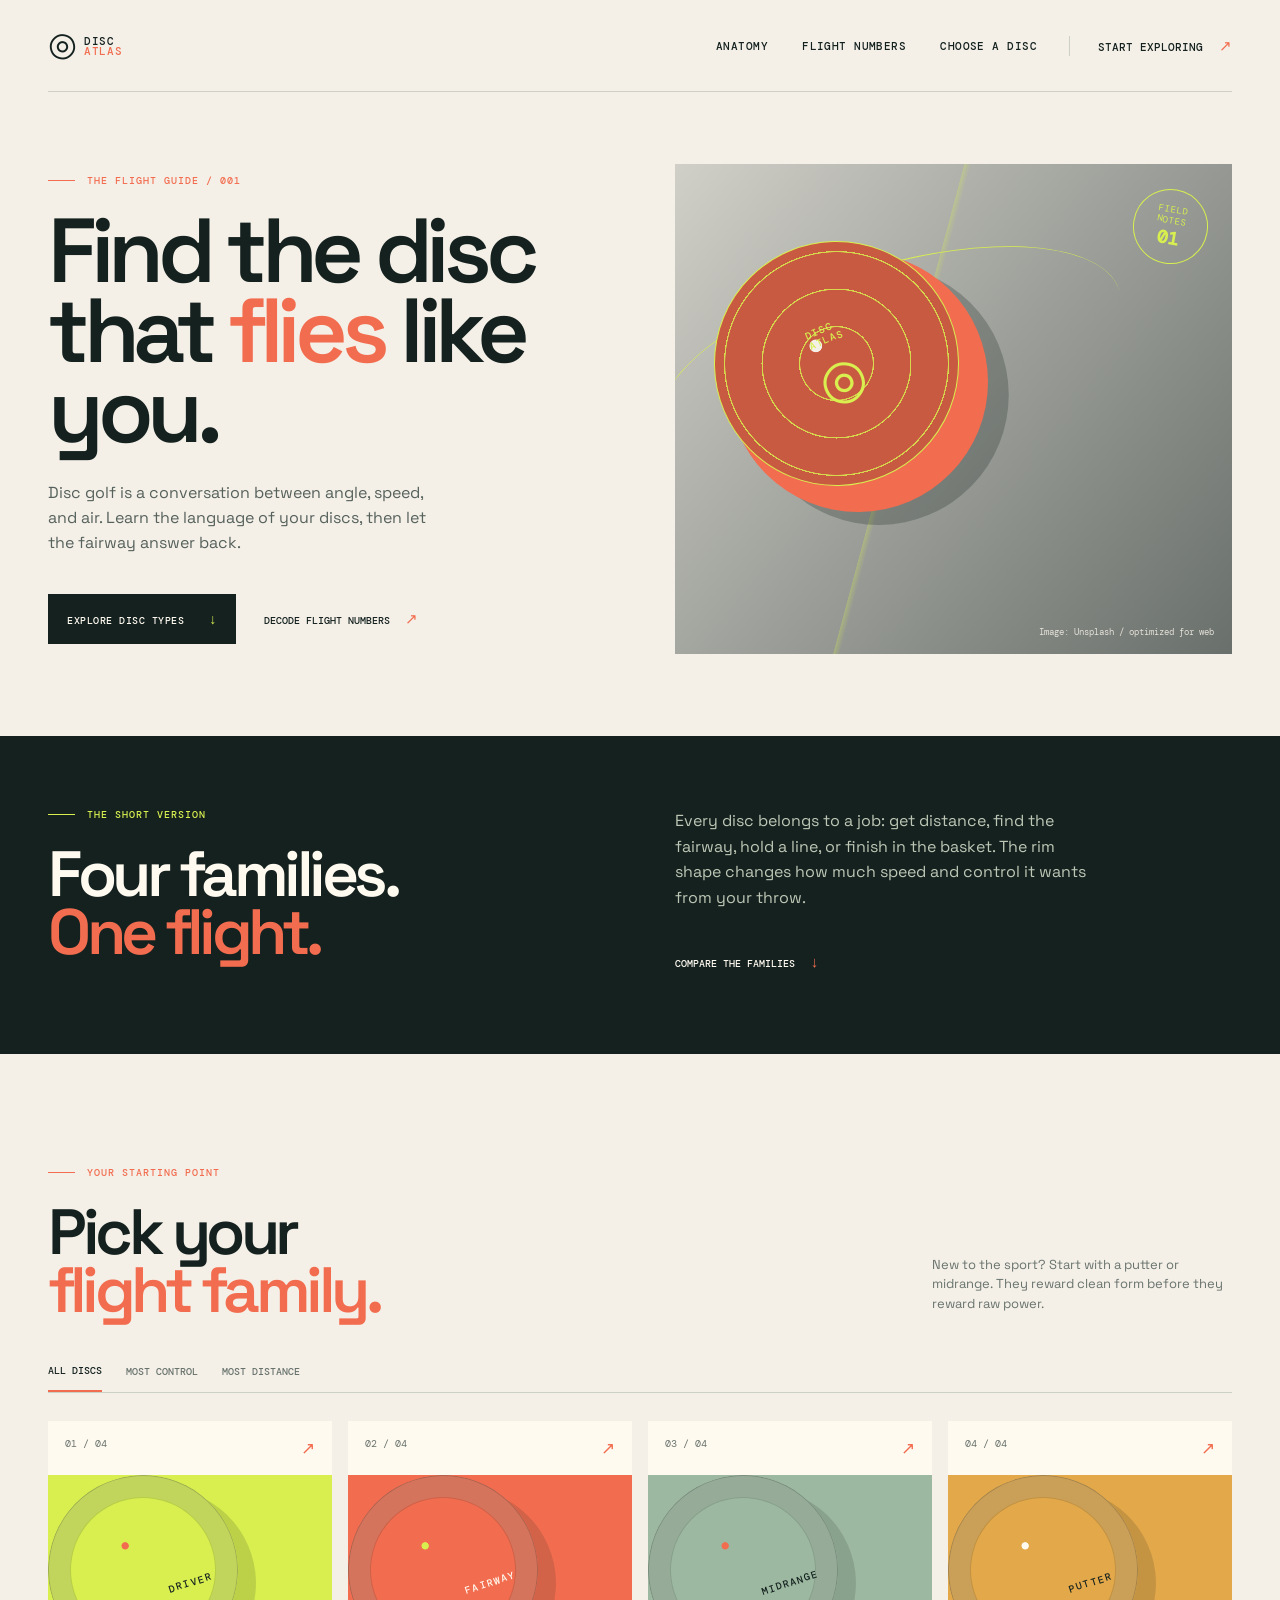
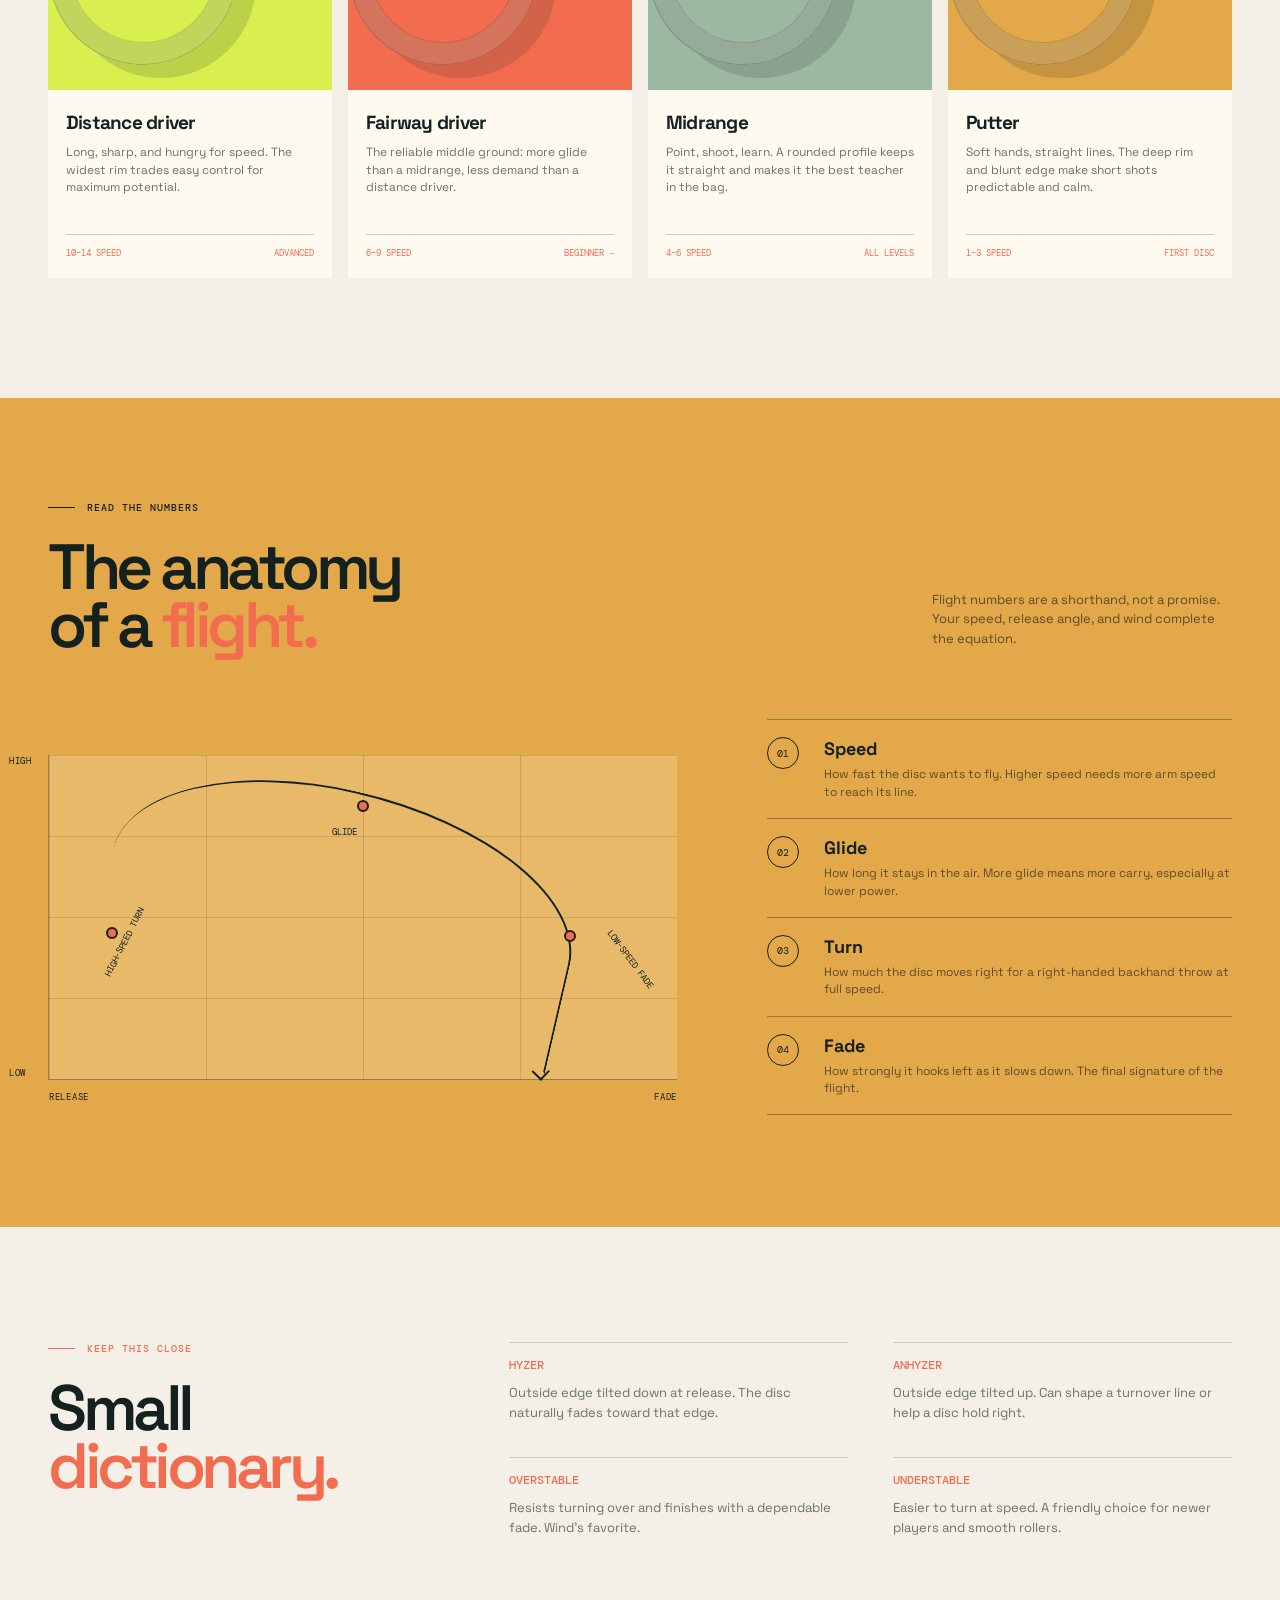
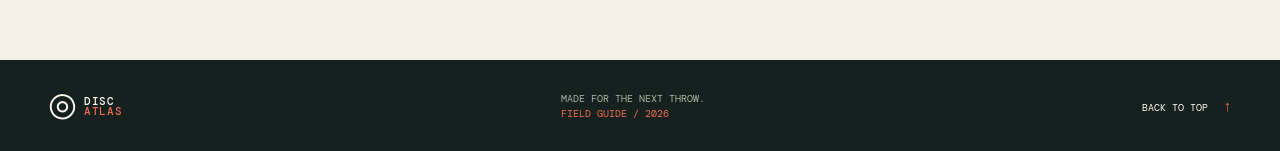
<file: Static Site 1/index.html>
<!doctype html>
<html lang="en">
<head>
  <meta charset="utf-8">
  <meta name="viewport" content="width=device-width, initial-scale=1">
  <meta name="description" content="A visual field guide to disc golf discs, flight numbers, terminology, and choosing the right disc.">
  <title>Disc Atlas | A field guide to disc golf discs</title>
  <link rel="preconnect" href="https://fonts.googleapis.com">
  <link rel="preconnect" href="https://fonts.gstatic.com" crossorigin>
  <link href="https://fonts.googleapis.com/css2?family=DM+Mono:wght@400;500&family=Space+Grotesk:wght@400;500;600;700&display=swap" rel="stylesheet">
  <link rel="stylesheet" href="css/style.css">
  <script src="js/main.js" defer></script>
</head>
<body>
  <header class="site-header">
    <a class="wordmark" href="#top" aria-label="Disc Atlas home"><span class="wordmark-mark">◎</span><span>DISC<br><b>ATLAS</b></span></a>
    <button class="menu-toggle" aria-expanded="false" aria-controls="site-nav">Menu <span>+</span></button>
    <nav id="site-nav" class="site-nav" aria-label="Main navigation">
      <a href="#anatomy">Anatomy</a>
      <a href="#flight">Flight numbers</a>
      <a href="#choose">Choose a disc</a>
    </nav>
    <a class="header-cta" href="#choose">Start exploring <span>↗</span></a>
  </header>

  <main id="top">
    <section class="hero section-shell">
      <div class="hero-copy">
        <p class="eyebrow"><span class="eyebrow-line"></span> The flight guide / 001</p>
        <h1>Find the disc<br>that <em>flies</em> like you.</h1>
        <p class="hero-intro">Disc golf is a conversation between angle, speed, and air. Learn the language of your discs, then let the fairway answer back.</p>
        <div class="hero-actions">
          <a class="button button-dark" href="#choose">Explore disc types <span>↓</span></a>
          <a class="text-link" href="#flight">Decode flight numbers <span>↗</span></a>
        </div>
      </div>
      <div class="hero-visual" aria-label="A disc golf disc floating above a fairway">
        <div class="sun-stamp">FIELD<br>NOTES<br><b>01</b></div>
        <div class="hero-disc hero-disc-back"></div>
        <div class="hero-disc hero-disc-front"><span>DISC<br>ATLAS</span><b>◎</b></div>
        <div class="flight-trail"></div>
        <div class="hero-photo-credit">Image: Unsplash / optimized for web</div>
      </div>
    </section>

    <section class="intro-band" id="anatomy">
      <div class="section-shell band-grid">
        <div>
          <p class="eyebrow eyebrow-light"><span class="eyebrow-line"></span> The short version</p>
          <h2>Four families.<br><em>One flight.</em></h2>
        </div>
        <div class="band-copy">
          <p>Every disc belongs to a job: get distance, find the fairway, hold a line, or finish in the basket. The rim shape changes how much speed and control it wants from your throw.</p>
          <a class="light-link" href="#choose">Compare the families <span>↓</span></a>
        </div>
      </div>
    </section>

    <section class="families section-shell" id="choose">
      <div class="section-heading">
        <div><p class="eyebrow"><span class="eyebrow-line"></span> Your starting point</p><h2>Pick your<br><em>flight family.</em></h2></div>
        <p class="section-note">New to the sport? Start with a putter or midrange. They reward clean form before they reward raw power.</p>
      </div>
      <div class="filter-tabs" role="tablist" aria-label="Filter disc families">
        <button class="filter-tab is-active" role="tab" aria-selected="true" data-filter="all">All discs</button>
        <button class="filter-tab" role="tab" aria-selected="false" data-filter="control">Most control</button>
        <button class="filter-tab" role="tab" aria-selected="false" data-filter="distance">Most distance</button>
      </div>
      <div class="disc-grid">
        <article class="disc-card" data-category="distance">
          <div class="card-top"><span>01 / 04</span><span class="card-arrow">↗</span></div>
          <div class="disc-art art-driver"><div class="disc-ring"></div><span>DRIVER</span></div>
          <div class="card-body"><h3>Distance driver</h3><p>Long, sharp, and hungry for speed. The widest rim trades easy control for maximum potential.</p><div class="card-meta"><span>10–14 speed</span><span>Advanced</span></div></div>
        </article>
        <article class="disc-card" data-category="control">
          <div class="card-top"><span>02 / 04</span><span class="card-arrow">↗</span></div>
          <div class="disc-art art-fairway"><div class="disc-ring"></div><span>FAIRWAY</span></div>
          <div class="card-body"><h3>Fairway driver</h3><p>The reliable middle ground: more glide than a midrange, less demand than a distance driver.</p><div class="card-meta"><span>6–9 speed</span><span>Beginner →</span></div></div>
        </article>
        <article class="disc-card" data-category="control">
          <div class="card-top"><span>03 / 04</span><span class="card-arrow">↗</span></div>
          <div class="disc-art art-midrange"><div class="disc-ring"></div><span>MIDRANGE</span></div>
          <div class="card-body"><h3>Midrange</h3><p>Point, shoot, learn. A rounded profile keeps it straight and makes it the best teacher in the bag.</p><div class="card-meta"><span>4–6 speed</span><span>All levels</span></div></div>
        </article>
        <article class="disc-card" data-category="control">
          <div class="card-top"><span>04 / 04</span><span class="card-arrow">↗</span></div>
          <div class="disc-art art-putter"><div class="disc-ring"></div><span>PUTTER</span></div>
          <div class="card-body"><h3>Putter</h3><p>Soft hands, straight lines. The deep rim and blunt edge make short shots predictable and calm.</p><div class="card-meta"><span>1–3 speed</span><span>First disc</span></div></div>
        </article>
      </div>
    </section>

    <section class="flight-section" id="flight">
      <div class="section-shell">
        <div class="section-heading flight-heading"><div><p class="eyebrow"><span class="eyebrow-line"></span> Read the numbers</p><h2>The anatomy<br>of a <em>flight.</em></h2></div><p class="section-note">Flight numbers are a shorthand, not a promise. Your speed, release angle, and wind complete the equation.</p></div>
        <div class="flight-layout">
          <div class="flight-chart" aria-label="Diagram showing a disc flight path from release to fade">
            <div class="chart-axis chart-axis-y"><span>HIGH</span><span>LOW</span></div><div class="chart-axis chart-axis-x"><span>RELEASE</span><span>FADE</span></div>
            <div class="chart-gridlines"></div><div class="flight-path"></div><div class="flight-dot dot-one"></div><div class="flight-dot dot-two"></div><div class="flight-dot dot-three"></div><span class="chart-label label-glide">GLIDE</span><span class="chart-label label-turn">HIGH-SPEED TURN</span><span class="chart-label label-fade">LOW-SPEED FADE</span>
          </div>
          <div class="number-list">
            <div class="number-row"><div class="number-badge">01</div><div><h3>Speed</h3><p>How fast the disc wants to fly. Higher speed needs more arm speed to reach its line.</p></div></div>
            <div class="number-row"><div class="number-badge">02</div><div><h3>Glide</h3><p>How long it stays in the air. More glide means more carry, especially at lower power.</p></div></div>
            <div class="number-row"><div class="number-badge">03</div><div><h3>Turn</h3><p>How much the disc moves right for a right-handed backhand throw at full speed.</p></div></div>
            <div class="number-row"><div class="number-badge">04</div><div><h3>Fade</h3><p>How strongly it hooks left as it slows down. The final signature of the flight.</p></div></div>
          </div>
        </div>
      </div>
    </section>

    <section class="glossary section-shell">
      <div class="glossary-label"><p class="eyebrow"><span class="eyebrow-line"></span> Keep this close</p><h2>Small<br><em>dictionary.</em></h2></div>
      <div class="glossary-grid"><dl><dt>Hyzer</dt><dd>Outside edge tilted down at release. The disc naturally fades toward that edge.</dd></dl><dl><dt>Anhyzer</dt><dd>Outside edge tilted up. Can shape a turnover line or help a disc hold right.</dd></dl><dl><dt>Overstable</dt><dd>Resists turning over and finishes with a dependable fade. Wind’s favorite.</dd></dl><dl><dt>Understable</dt><dd>Easier to turn at speed. A friendly choice for newer players and smooth rollers.</dd></dl></div>
    </section>
  </main>

  <footer class="site-footer"><div class="section-shell footer-inner"><a class="wordmark" href="#top"><span class="wordmark-mark">◎</span><span>DISC<br><b>ATLAS</b></span></a><p>Made for the next throw.<br><span>Field guide / 2026</span></p><a class="back-top" href="#top">Back to top <span>↑</span></a></div></footer>
</body>
</html>
</file>
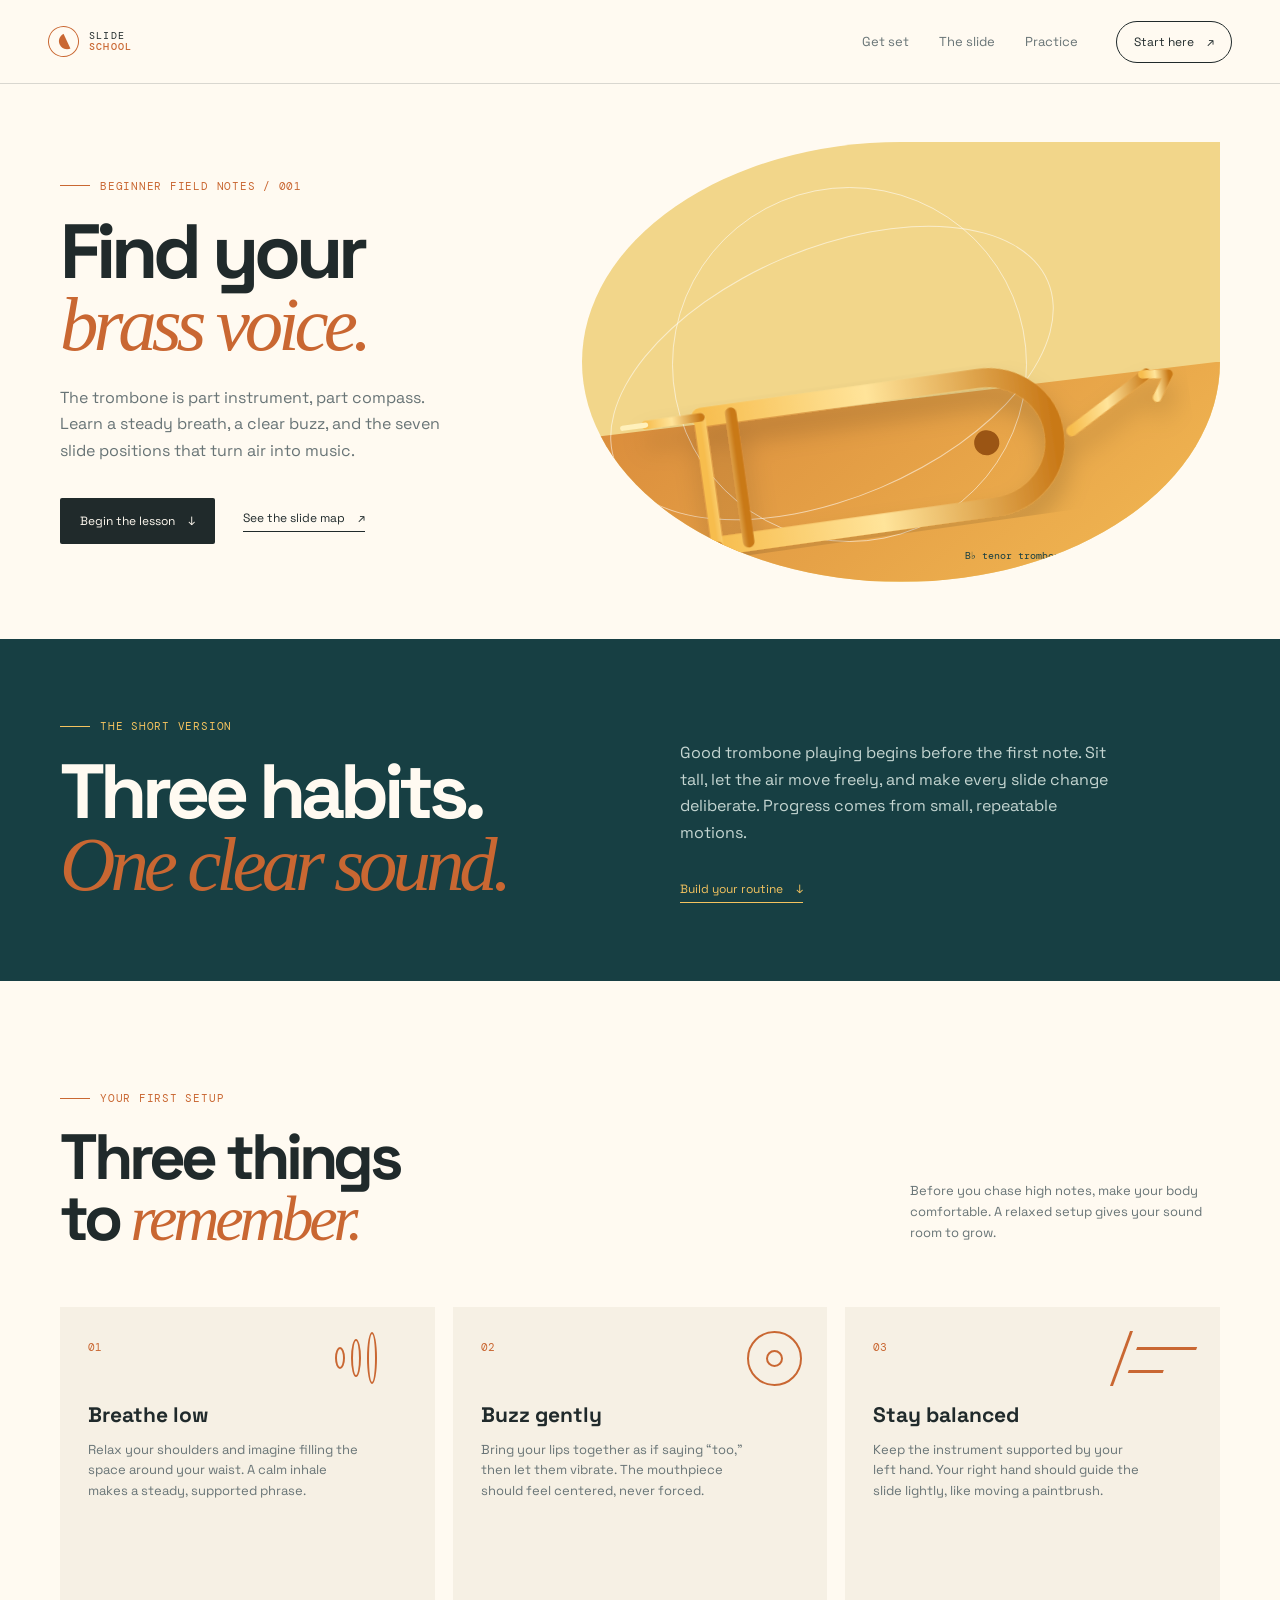
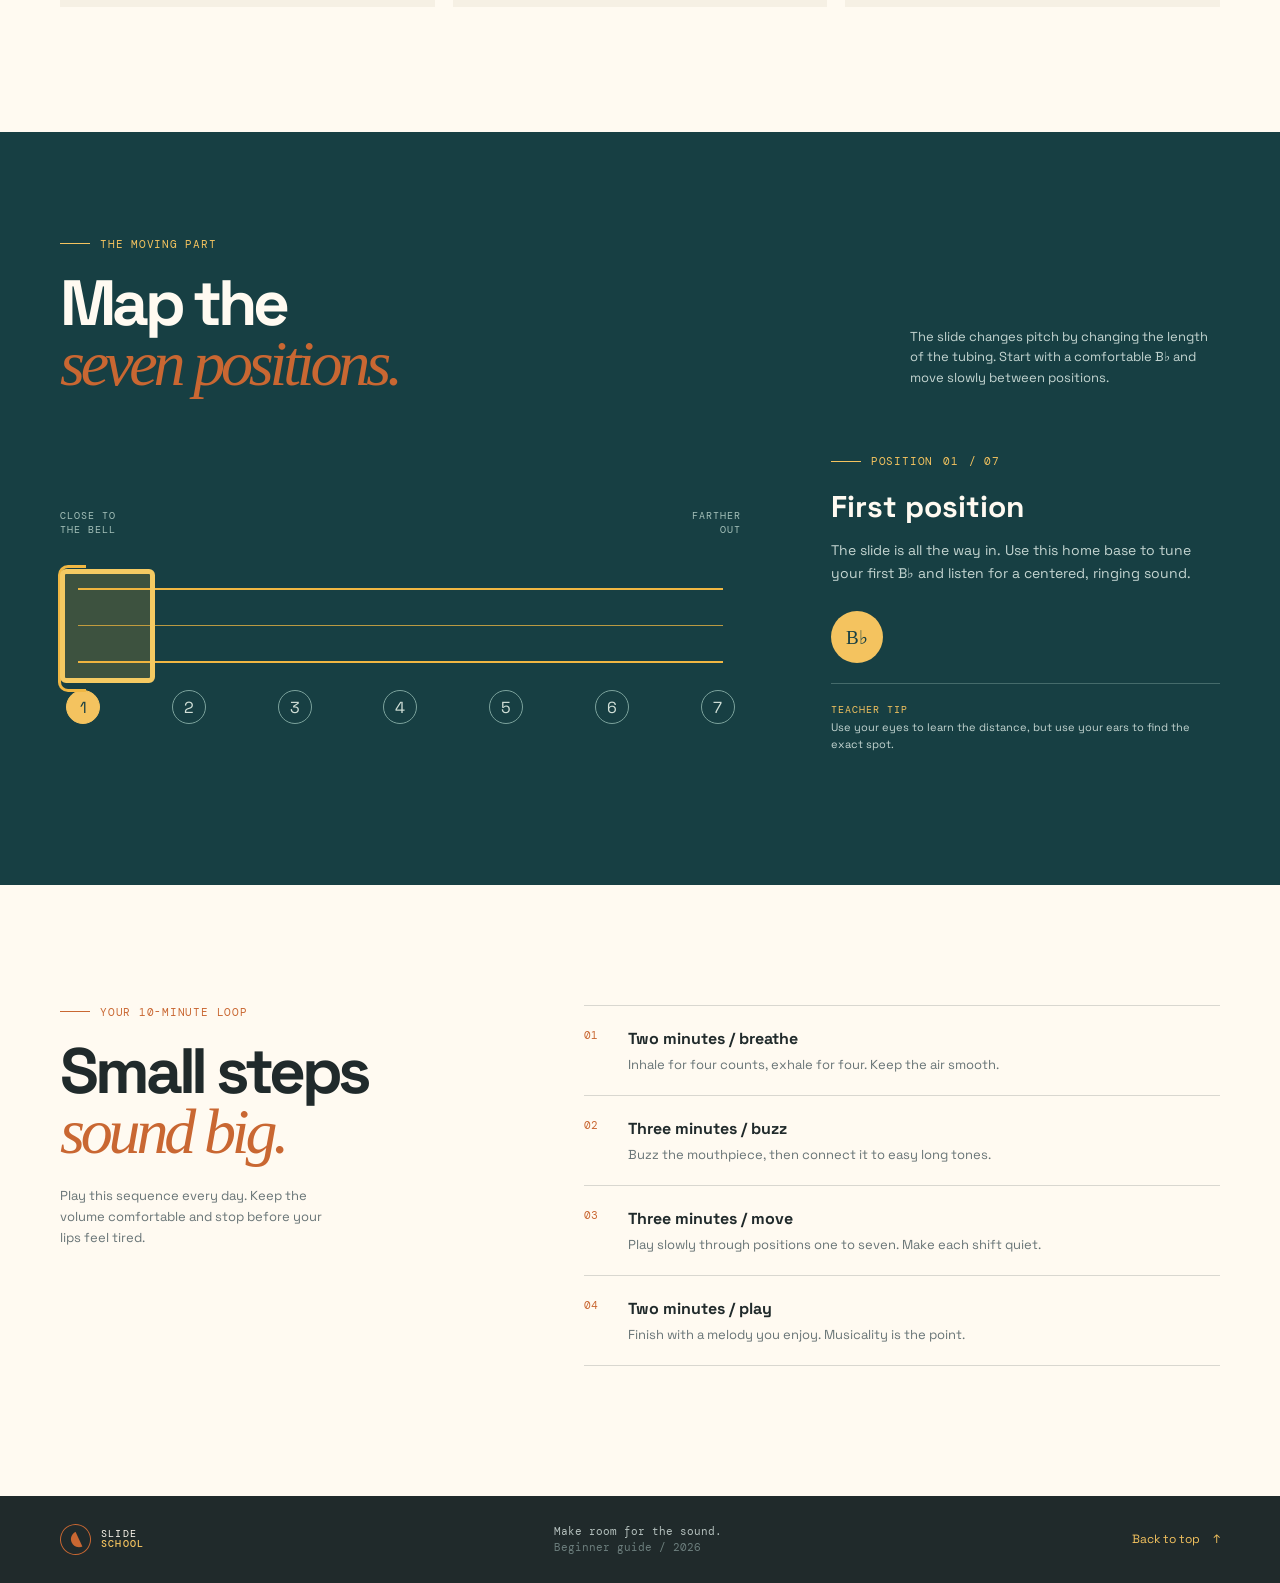
<file: Static Site 2/index.html>
<!doctype html>
<html lang="en">
<head>
  <meta charset="utf-8">
  <meta name="viewport" content="width=device-width, initial-scale=1">
  <meta name="description" content="A friendly visual guide to learning the trombone.">
  <title>Slide School | How to play trombone</title>
  <link rel="preconnect" href="https://fonts.googleapis.com">
  <link rel="preconnect" href="https://fonts.gstatic.com" crossorigin>
  <link href="https://fonts.googleapis.com/css2?family=DM+Mono:wght@400;500&family=Space+Grotesk:wght@400;500;600;700&display=swap" rel="stylesheet">
  <link rel="stylesheet" href="css/styles.css">
  <script src="js/main.js" defer></script>
</head>
<body>
  <header class="site-header">
    <a class="brand" href="#top" aria-label="Slide School home"><span class="brand-mark">◖</span><span>SLIDE<br><b>SCHOOL</b></span></a>
    <button class="menu-toggle" aria-expanded="false" aria-controls="site-nav">Menu <span>+</span></button>
    <nav id="site-nav" class="site-nav" aria-label="Main navigation">
      <a href="#setup">Get set</a>
      <a href="#slide">The slide</a>
      <a href="#routine">Practice</a>
    </nav>
    <a class="header-cta" href="#routine">Start here <span>↗</span></a>
  </header>

  <main id="top">
    <section class="hero section-shell">
      <div class="hero-copy">
        <p class="eyebrow"><span class="eyebrow-line"></span> Beginner field notes / 001</p>
        <h1>Find your<br><em>brass voice.</em></h1>
        <p class="hero-intro">The trombone is part instrument, part compass. Learn a steady breath, a clear buzz, and the seven slide positions that turn air into music.</p>
        <div class="hero-actions">
          <a class="button button-dark" href="#setup">Begin the lesson <span>↓</span></a>
          <a class="text-link" href="#slide">See the slide map <span>↗</span></a>
        </div>
      </div>
      <div class="hero-visual" aria-label="Illustration of a golden trombone">
        <div class="sun-stamp">BRASS<br>NOTES<br><b>01</b></div>
        <div class="hero-orbit orbit-one"></div>
        <div class="hero-orbit orbit-two"></div>
        <svg class="trombone-illustration" viewBox="0 0 560 360" role="img" aria-label="Stylized trombone illustration">
          <defs>
            <linearGradient id="brass" x1="0" x2="1"><stop offset="0" stop-color="#f7bd4e"/><stop offset=".48" stop-color="#ffe49a"/><stop offset="1" stop-color="#c97918"/></linearGradient>
            <filter id="shadow"><feDropShadow dx="0" dy="16" stdDeviation="12" flood-opacity=".2"/></filter>
          </defs>
          <g filter="url(#shadow)" fill="none" stroke="url(#brass)" stroke-linecap="round" stroke-linejoin="round">
            <path d="M95 119h266c38 0 66 28 66 62s-28 62-66 62H95" stroke-width="18"/>
            <path d="M94 119v124M124 119v124" stroke-width="11"/>
            <path d="M95 119H42M95 243H42" stroke-width="8"/>
            <path d="M361 181h83" stroke-width="13"/>
            <path d="M444 181l78-44" stroke-width="10"/>
            <path d="M518 137l25 3-14 21" stroke-width="8"/>
          </g>
          <circle cx="362" cy="181" r="12" fill="#9b5514"/>
          <path d="M42 119l-22 0M42 243l-22 0" stroke="#fff0bb" stroke-width="5" stroke-linecap="round"/>
        </svg>
        <p class="visual-caption">B♭ tenor trombone / your new instrument</p>
      </div>
    </section>

    <section class="intro-band" id="setup">
      <div class="section-shell band-grid">
        <div><p class="eyebrow eyebrow-light"><span class="eyebrow-line"></span> The short version</p><h2>Three habits.<br><em>One clear sound.</em></h2></div>
        <div class="band-copy"><p>Good trombone playing begins before the first note. Sit tall, let the air move freely, and make every slide change deliberate. Progress comes from small, repeatable motions.</p><a class="light-link" href="#routine">Build your routine <span>↓</span></a></div>
      </div>
    </section>

    <section class="lesson section-shell">
      <div class="section-heading"><div><p class="eyebrow"><span class="eyebrow-line"></span> Your first setup</p><h2>Three things<br>to <em>remember.</em></h2></div><p class="section-note">Before you chase high notes, make your body comfortable. A relaxed setup gives your sound room to grow.</p></div>
      <div class="lesson-grid">
        <article class="lesson-card"><span class="card-number">01</span><div class="card-icon breathing-icon"><span></span><span></span><span></span></div><h3>Breathe low</h3><p>Relax your shoulders and imagine filling the space around your waist. A calm inhale makes a steady, supported phrase.</p></article>
        <article class="lesson-card"><span class="card-number">02</span><div class="card-icon embouchure-icon"><span></span></div><h3>Buzz gently</h3><p>Bring your lips together as if saying “too,” then let them vibrate. The mouthpiece should feel centered, never forced.</p></article>
        <article class="lesson-card"><span class="card-number">03</span><div class="card-icon posture-icon"><span></span><span></span></div><h3>Stay balanced</h3><p>Keep the instrument supported by your left hand. Your right hand should guide the slide lightly, like moving a paintbrush.</p></article>
      </div>
    </section>

    <section class="slide-section" id="slide">
      <div class="section-shell">
        <div class="section-heading light-heading"><div><p class="eyebrow eyebrow-light"><span class="eyebrow-line"></span> The moving part</p><h2>Map the<br><em>seven positions.</em></h2></div><p class="section-note">The slide changes pitch by changing the length of the tubing. Start with a comfortable B♭ and move slowly between positions.</p></div>
        <div class="position-layout">
          <div class="slide-map" aria-label="Diagram of trombone slide positions">
            <div class="map-label map-start">CLOSE TO<br>THE BELL</div><div class="map-label map-end">FARTHER<br>OUT</div>
            <div class="map-rails"><span></span><span></span></div>
            <div class="slide-handle"></div>
            <div class="position-dots"><button class="position-dot active" data-position="1">1</button><button class="position-dot" data-position="2">2</button><button class="position-dot" data-position="3">3</button><button class="position-dot" data-position="4">4</button><button class="position-dot" data-position="5">5</button><button class="position-dot" data-position="6">6</button><button class="position-dot" data-position="7">7</button></div>
          </div>
          <div class="position-info"><p class="eyebrow eyebrow-light"><span class="eyebrow-line"></span> Position <span id="position-number">01</span> / 07</p><h3 id="position-title">First position</h3><p id="position-description">The slide is all the way in. Use this home base to tune your first B♭ and listen for a centered, ringing sound.</p><div class="note-chip" id="position-note">B♭</div><p class="tip"><strong>Teacher tip</strong><br>Use your eyes to learn the distance, but use your ears to find the exact spot.</p></div>
        </div>
      </div>
    </section>

    <section class="routine section-shell" id="routine">
      <div class="routine-intro"><p class="eyebrow"><span class="eyebrow-line"></span> Your 10-minute loop</p><h2>Small steps<br><em>sound big.</em></h2><p>Play this sequence every day. Keep the volume comfortable and stop before your lips feel tired.</p></div>
      <ol class="routine-list"><li><span>01</span><div><h3>Two minutes / breathe</h3><p>Inhale for four counts, exhale for four. Keep the air smooth.</p></div></li><li><span>02</span><div><h3>Three minutes / buzz</h3><p>Buzz the mouthpiece, then connect it to easy long tones.</p></div></li><li><span>03</span><div><h3>Three minutes / move</h3><p>Play slowly through positions one to seven. Make each shift quiet.</p></div></li><li><span>04</span><div><h3>Two minutes / play</h3><p>Finish with a melody you enjoy. Musicality is the point.</p></div></li></ol>
    </section>
  </main>

  <footer class="site-footer"><div class="section-shell footer-inner"><a class="brand" href="#top"><span class="brand-mark">◖</span><span>SLIDE<br><b>SCHOOL</b></span></a><p>Make room for the sound.<br><span>Beginner guide / 2026</span></p><a class="back-top" href="#top">Back to top <span>↑</span></a></div></footer>
</body>
</html>
</file>
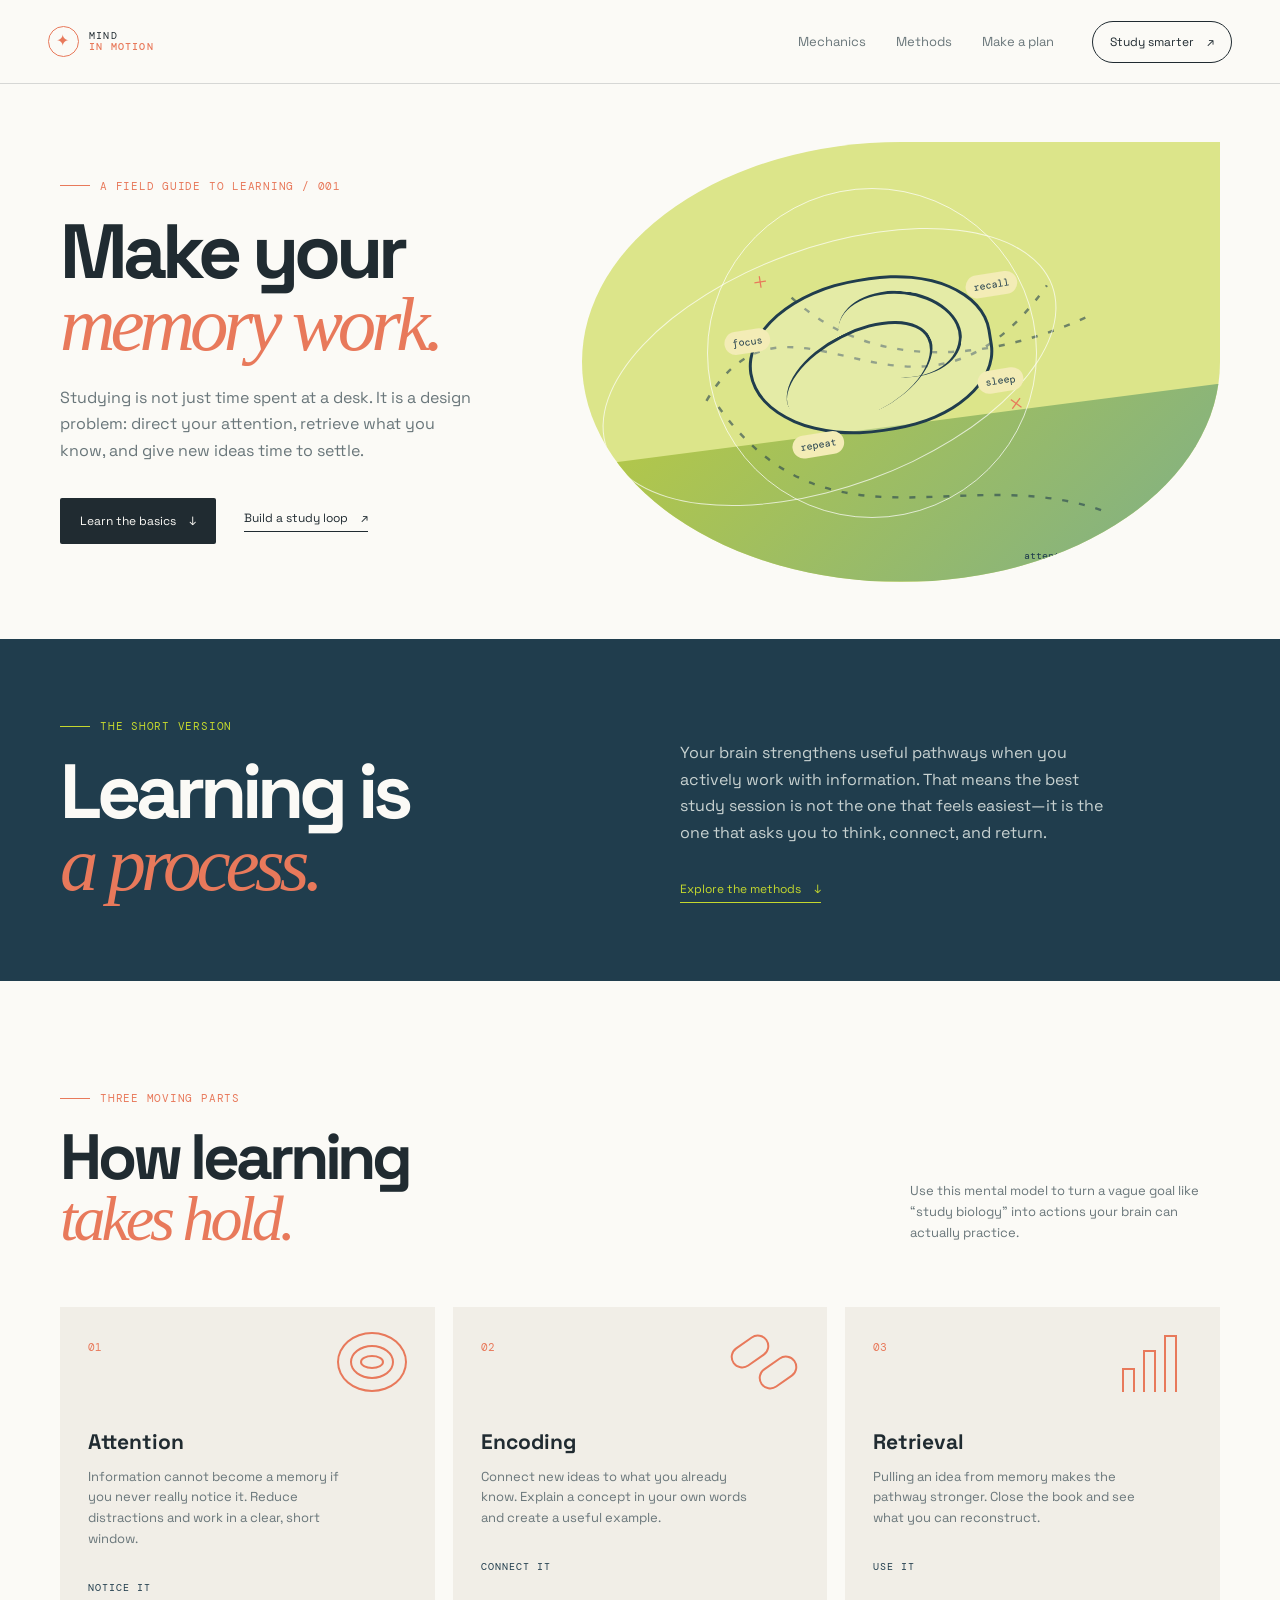
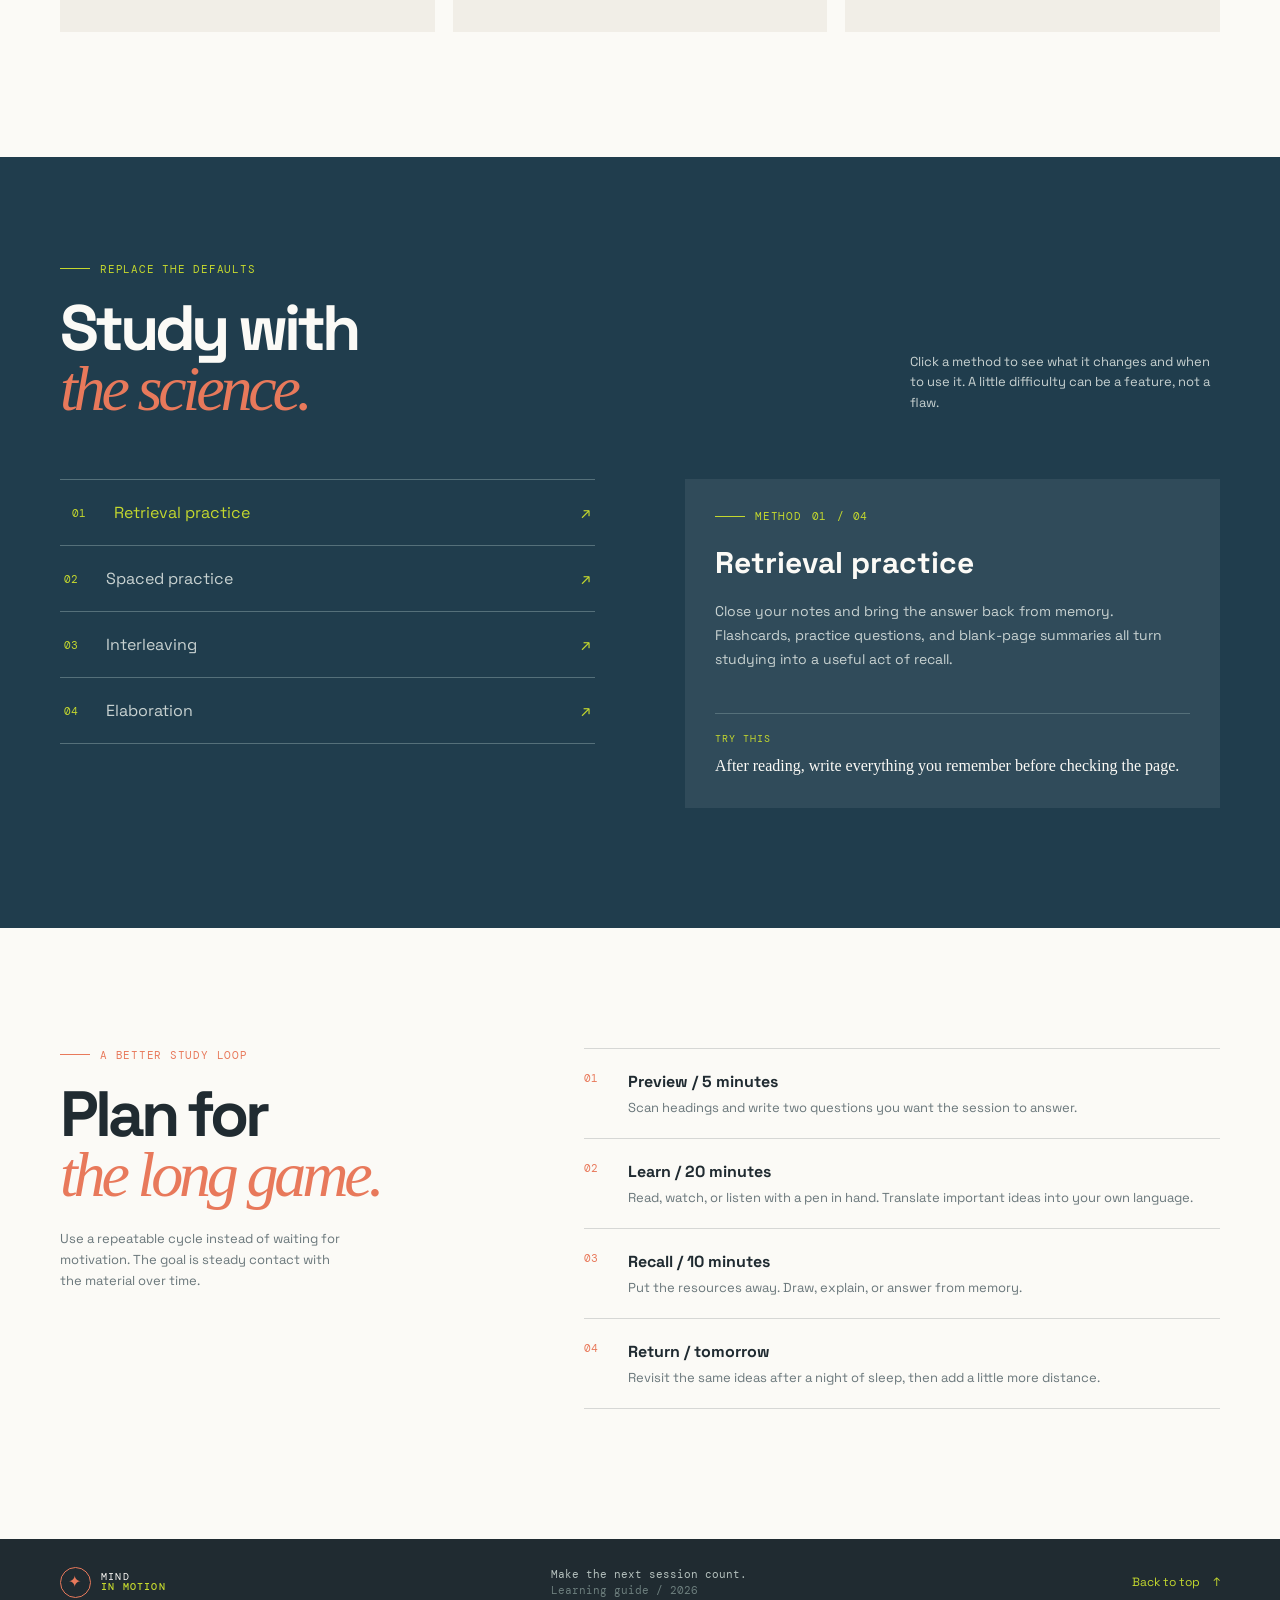
<file: Static Site 3/index.html>
<!doctype html>
<html lang="en">
<head>
  <meta charset="utf-8">
  <meta name="viewport" content="width=device-width, initial-scale=1">
  <meta name="description" content="A visual guide to the psychology of learning and smarter study habits.">
  <title>Mind in Motion | The psychology of learning</title>
  <link rel="preconnect" href="https://fonts.googleapis.com">
  <link rel="preconnect" href="https://fonts.gstatic.com" crossorigin>
  <link href="https://fonts.googleapis.com/css2?family=DM+Mono:wght@400;500&family=Space+Grotesk:wght@400;500;600;700&display=swap" rel="stylesheet">
  <link rel="stylesheet" href="css/styles.css">
  <script src="js/main.js" defer></script>
</head>
<body>
  <header class="site-header">
    <a class="brand" href="#top" aria-label="Mind in Motion home"><span class="brand-mark">✦</span><span>MIND<br><b>IN MOTION</b></span></a>
    <button class="menu-toggle" aria-expanded="false" aria-controls="site-nav">Menu <span>+</span></button>
    <nav id="site-nav" class="site-nav" aria-label="Main navigation">
      <a href="#mechanics">Mechanics</a>
      <a href="#methods">Methods</a>
      <a href="#plan">Make a plan</a>
    </nav>
    <a class="header-cta" href="#methods">Study smarter <span>↗</span></a>
  </header>

  <main id="top">
    <section class="hero section-shell">
      <div class="hero-copy">
        <p class="eyebrow"><span class="eyebrow-line"></span> A field guide to learning / 001</p>
        <h1>Make your<br><em>memory work.</em></h1>
        <p class="hero-intro">Studying is not just time spent at a desk. It is a design problem: direct your attention, retrieve what you know, and give new ideas time to settle.</p>
        <div class="hero-actions">
          <a class="button button-dark" href="#mechanics">Learn the basics <span>↓</span></a>
          <a class="text-link" href="#plan">Build a study loop <span>↗</span></a>
        </div>
      </div>
      <div class="hero-visual" aria-label="Abstract illustration of a brain made from connected ideas">
        <div class="sun-stamp">COGNITIVE<br>NOTES<br><b>01</b></div>
        <div class="orbit orbit-one"></div><div class="orbit orbit-two"></div>
        <div class="brain-shape"><span class="node node-a">focus</span><span class="node node-b">recall</span><span class="node node-c">sleep</span><span class="node node-d">repeat</span><i class="spark spark-a">+</i><i class="spark spark-b">×</i></div>
        <svg class="connection-lines" viewBox="0 0 500 350" aria-hidden="true"><path d="M90 180C160 60 260 240 370 85M100 185C190 310 300 230 415 270M160 95C230 160 330 145 405 110" fill="none" stroke="currentColor" stroke-width="2" stroke-dasharray="5 9"/></svg>
        <p class="visual-caption">attention → encoding → recall</p>
      </div>
    </section>

    <section class="intro-band" id="mechanics">
      <div class="section-shell band-grid">
        <div><p class="eyebrow eyebrow-light"><span class="eyebrow-line"></span> The short version</p><h2>Learning is<br><em>a process.</em></h2></div>
        <div class="band-copy"><p>Your brain strengthens useful pathways when you actively work with information. That means the best study session is not the one that feels easiest—it is the one that asks you to think, connect, and return.</p><a class="light-link" href="#methods">Explore the methods <span>↓</span></a></div>
      </div>
    </section>

    <section class="mechanics section-shell">
      <div class="section-heading"><div><p class="eyebrow"><span class="eyebrow-line"></span> Three moving parts</p><h2>How learning<br><em>takes hold.</em></h2></div><p class="section-note">Use this mental model to turn a vague goal like “study biology” into actions your brain can actually practice.</p></div>
      <div class="mechanics-grid">
        <article class="mechanic-card"><span class="card-number">01</span><div class="icon icon-focus"><span></span></div><h3>Attention</h3><p>Information cannot become a memory if you never really notice it. Reduce distractions and work in a clear, short window.</p><span class="card-tag">Notice it</span></article>
        <article class="mechanic-card"><span class="card-number">02</span><div class="icon icon-link"><span></span><span></span></div><h3>Encoding</h3><p>Connect new ideas to what you already know. Explain a concept in your own words and create a useful example.</p><span class="card-tag">Connect it</span></article>
        <article class="mechanic-card"><span class="card-number">03</span><div class="icon icon-recall"><span></span><span></span><span></span></div><h3>Retrieval</h3><p>Pulling an idea from memory makes the pathway stronger. Close the book and see what you can reconstruct.</p><span class="card-tag">Use it</span></article>
      </div>
    </section>

    <section class="methods-section" id="methods">
      <div class="section-shell">
        <div class="section-heading light-heading"><div><p class="eyebrow eyebrow-light"><span class="eyebrow-line"></span> Replace the defaults</p><h2>Study with<br><em>the science.</em></h2></div><p class="section-note">Click a method to see what it changes and when to use it. A little difficulty can be a feature, not a flaw.</p></div>
        <div class="method-layout">
          <div class="method-tabs" role="tablist" aria-label="Study methods">
            <button class="method-tab active" role="tab" aria-selected="true" data-method="retrieval"><span>01</span> Retrieval practice <b>↗</b></button>
            <button class="method-tab" role="tab" aria-selected="false" data-method="spacing"><span>02</span> Spaced practice <b>↗</b></button>
            <button class="method-tab" role="tab" aria-selected="false" data-method="interleaving"><span>03</span> Interleaving <b>↗</b></button>
            <button class="method-tab" role="tab" aria-selected="false" data-method="elaboration"><span>04</span> Elaboration <b>↗</b></button>
          </div>
          <div class="method-detail"><p class="eyebrow eyebrow-light"><span class="eyebrow-line"></span> Method <span id="method-number">01</span> / 04</p><h3 id="method-title">Retrieval practice</h3><p id="method-description">Close your notes and bring the answer back from memory. Flashcards, practice questions, and blank-page summaries all turn studying into a useful act of recall.</p><div class="method-example"><span>TRY THIS</span><strong id="method-action">After reading, write everything you remember before checking the page.</strong></div></div>
        </div>
      </div>
    </section>

    <section class="plan section-shell" id="plan">
      <div class="plan-intro"><p class="eyebrow"><span class="eyebrow-line"></span> A better study loop</p><h2>Plan for<br><em>the long game.</em></h2><p>Use a repeatable cycle instead of waiting for motivation. The goal is steady contact with the material over time.</p></div>
      <ol class="plan-list"><li><span>01</span><div><h3>Preview / 5 minutes</h3><p>Scan headings and write two questions you want the session to answer.</p></div></li><li><span>02</span><div><h3>Learn / 20 minutes</h3><p>Read, watch, or listen with a pen in hand. Translate important ideas into your own language.</p></div></li><li><span>03</span><div><h3>Recall / 10 minutes</h3><p>Put the resources away. Draw, explain, or answer from memory.</p></div></li><li><span>04</span><div><h3>Return / tomorrow</h3><p>Revisit the same ideas after a night of sleep, then add a little more distance.</p></div></li></ol>
    </section>
  </main>

  <footer class="site-footer"><div class="section-shell footer-inner"><a class="brand" href="#top"><span class="brand-mark">✦</span><span>MIND<br><b>IN MOTION</b></span></a><p>Make the next session count.<br><span>Learning guide / 2026</span></p><a class="back-top" href="#top">Back to top <span>↑</span></a></div></footer>
</body>
</html>
</file>
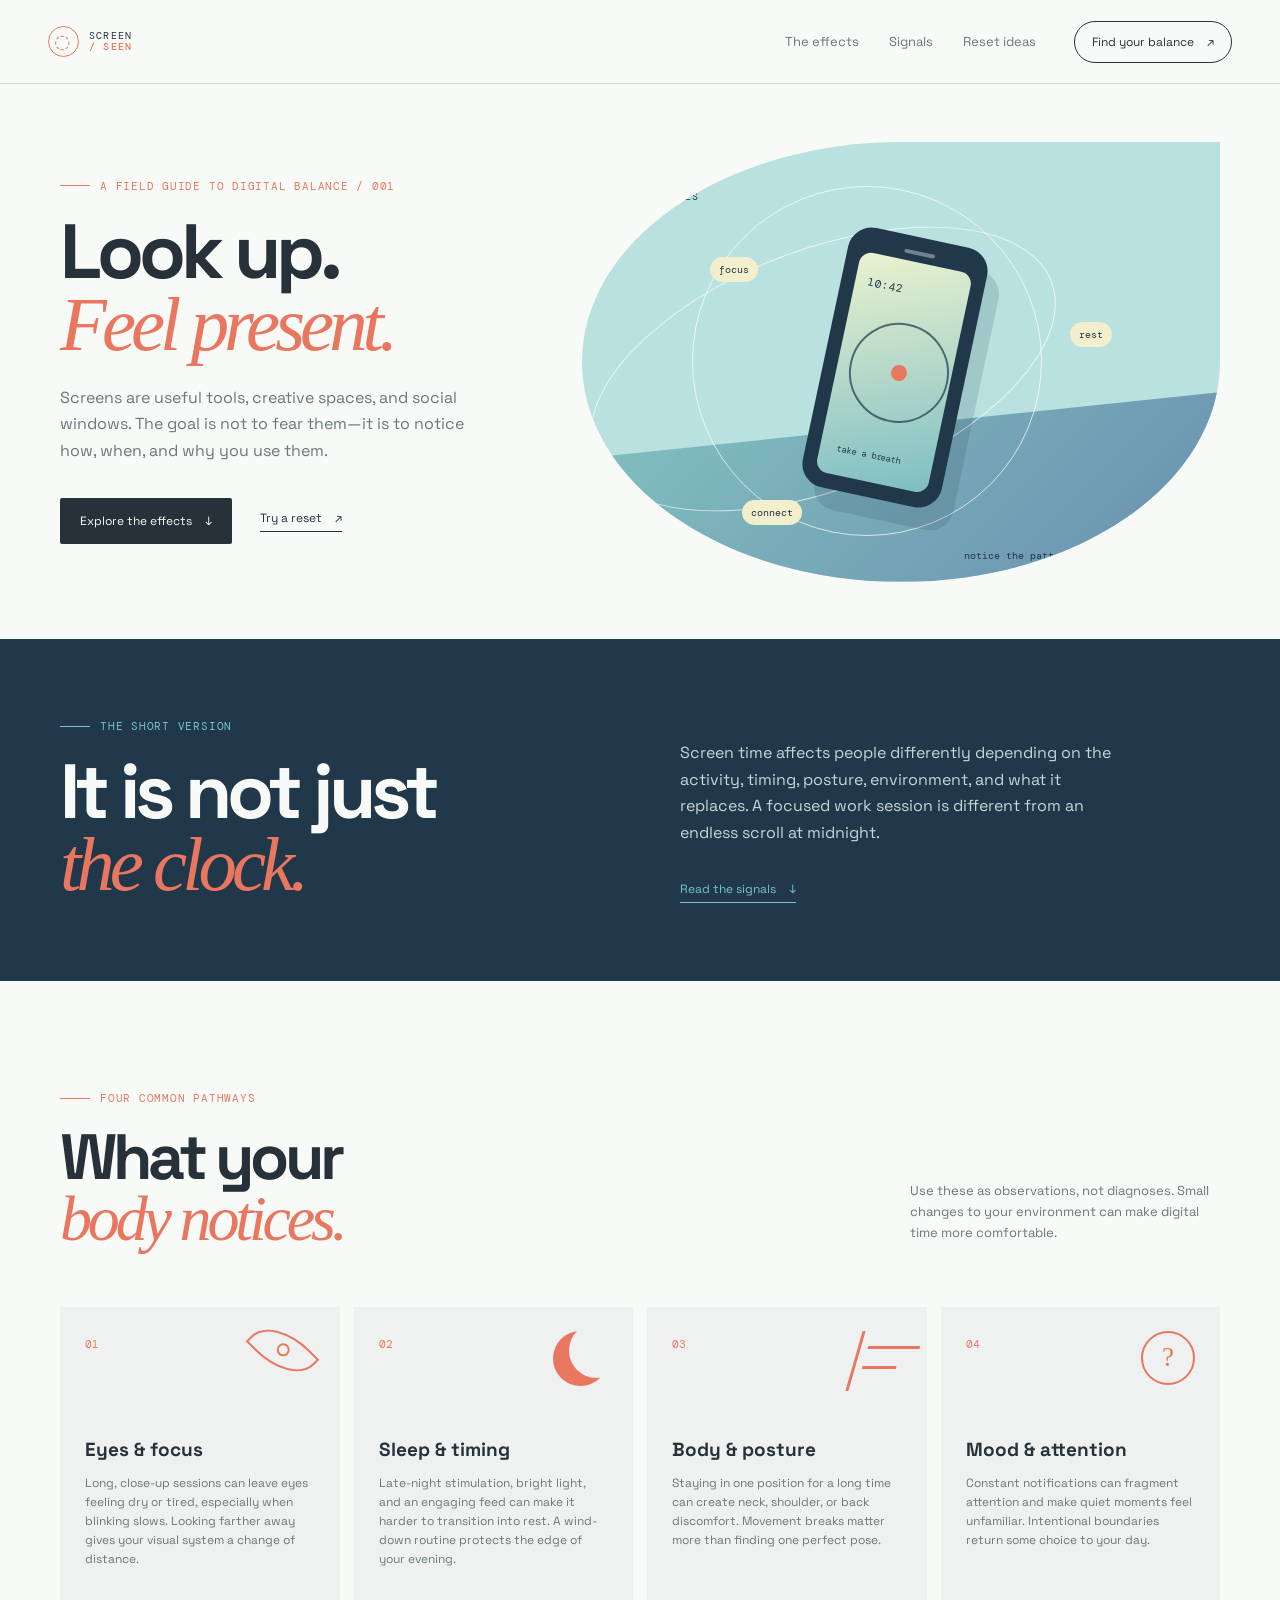
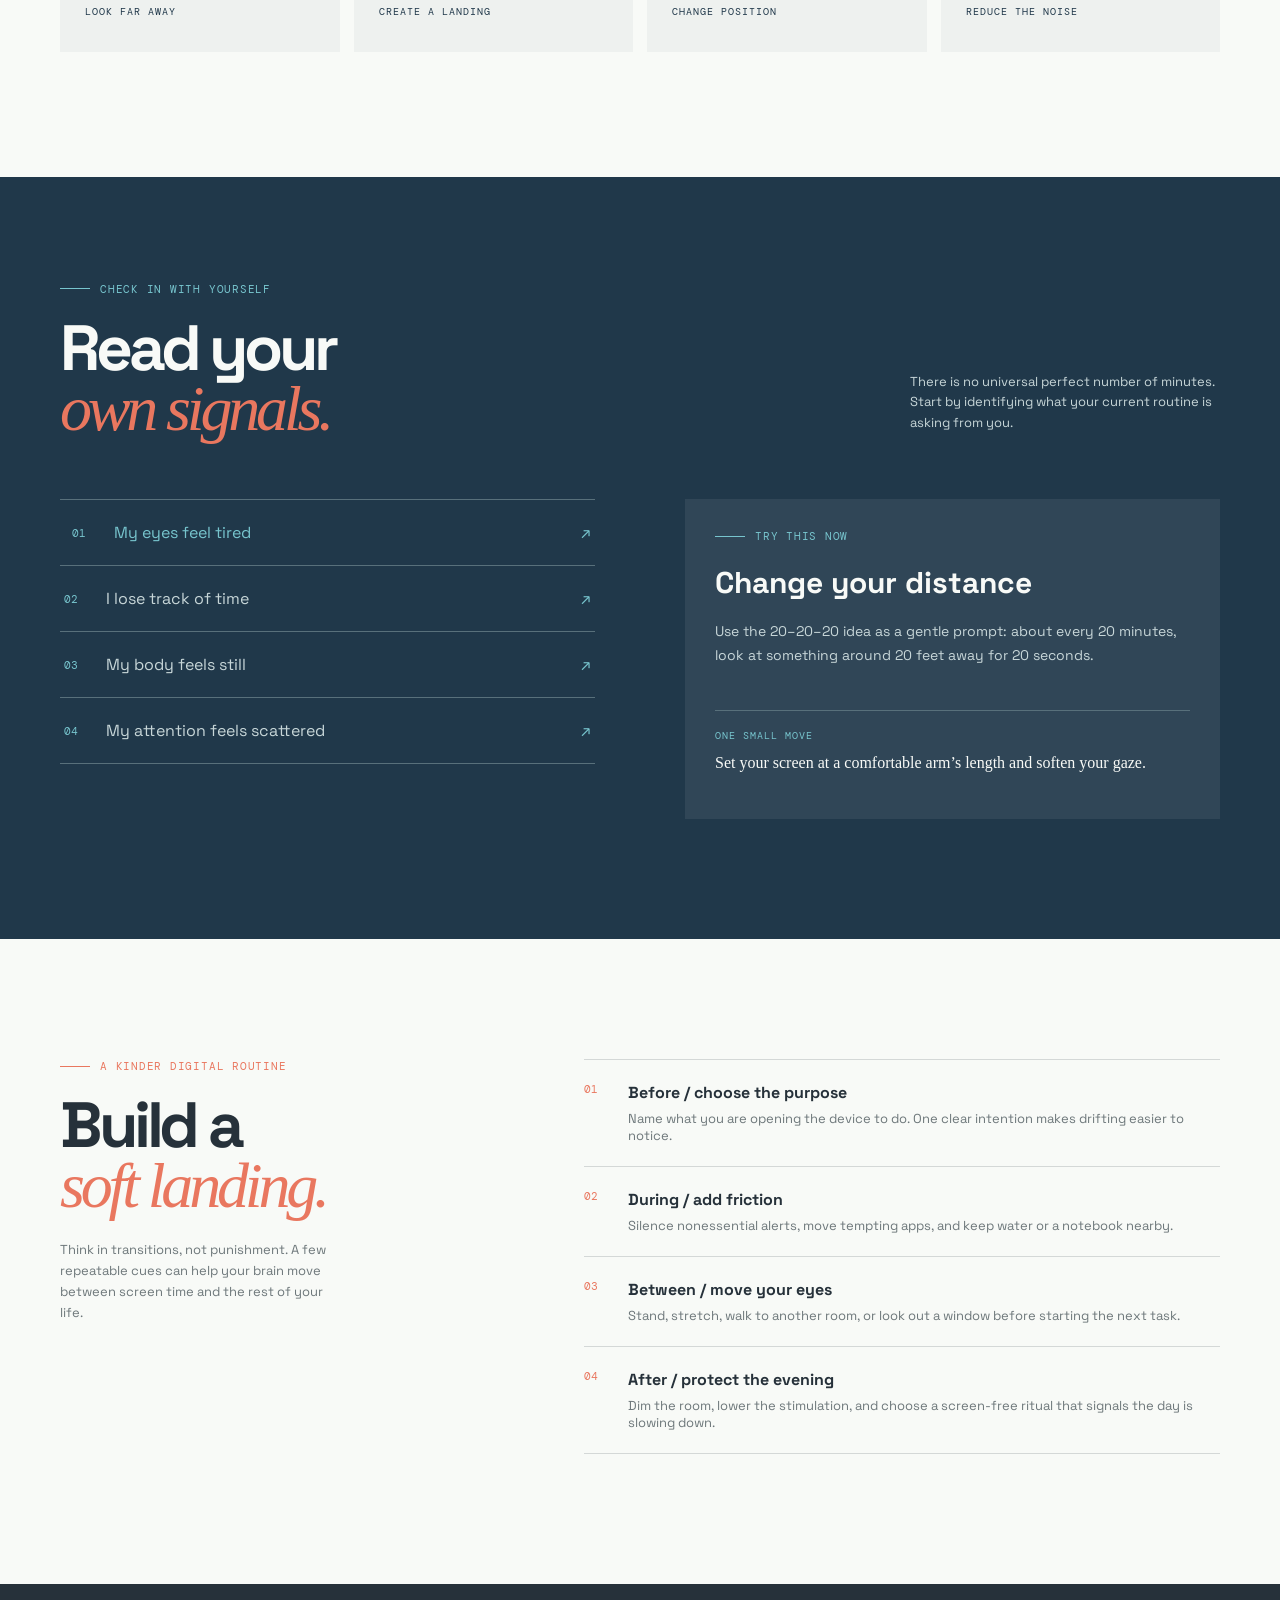
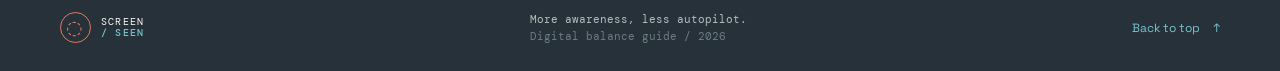
<file: Static Site 4/index.html>
<!doctype html>
<html lang="en">
<head>
  <meta charset="utf-8">
  <meta name="viewport" content="width=device-width, initial-scale=1">
  <meta name="description" content="A practical guide to understanding the effects of screen time and building healthier digital habits.">
  <title>Screen / Seen | A guide to digital balance</title>
  <link rel="preconnect" href="https://fonts.googleapis.com">
  <link rel="preconnect" href="https://fonts.gstatic.com" crossorigin>
  <link href="https://fonts.googleapis.com/css2?family=DM+Mono:wght@400;500&family=Space+Grotesk:wght@400;500;600;700&display=swap" rel="stylesheet">
  <link rel="stylesheet" href="css/styles.css">
  <script src="js/main.js" defer></script>
</head>
<body>
  <header class="site-header">
    <a class="brand" href="#top" aria-label="Screen Seen home"><span class="brand-mark">◌</span><span>SCREEN<br><b>/ SEEN</b></span></a>
    <button class="menu-toggle" aria-expanded="false" aria-controls="site-nav">Menu <span>+</span></button>
    <nav id="site-nav" class="site-nav" aria-label="Main navigation">
      <a href="#effects">The effects</a>
      <a href="#signals">Signals</a>
      <a href="#reset">Reset ideas</a>
    </nav>
    <a class="header-cta" href="#reset">Find your balance <span>↗</span></a>
  </header>

  <main id="top">
    <section class="hero section-shell">
      <div class="hero-copy">
        <p class="eyebrow"><span class="eyebrow-line"></span> A field guide to digital balance / 001</p>
        <h1>Look up.<br><em>Feel present.</em></h1>
        <p class="hero-intro">Screens are useful tools, creative spaces, and social windows. The goal is not to fear them—it is to notice how, when, and why you use them.</p>
        <div class="hero-actions">
          <a class="button button-dark" href="#effects">Explore the effects <span>↓</span></a>
          <a class="text-link" href="#reset">Try a reset <span>↗</span></a>
        </div>
      </div>
      <div class="hero-visual" aria-label="Abstract illustration of a phone and changing daylight">
        <div class="sun-stamp">DIGITAL<br>FIELD NOTES<br><b>01</b></div>
        <div class="moon moon-one"></div><div class="moon moon-two"></div>
        <div class="phone"><div class="phone-speaker"></div><div class="phone-screen"><span class="screen-time">10:42</span><i class="screen-orbit"></i><i class="screen-dot"></i><small>take a breath</small></div></div>
        <div class="signal signal-one">focus</div><div class="signal signal-two">rest</div><div class="signal signal-three">connect</div>
        <p class="visual-caption">notice the pattern / change the pattern</p>
      </div>
    </section>

    <section class="intro-band" id="effects">
      <div class="section-shell band-grid">
        <div><p class="eyebrow eyebrow-light"><span class="eyebrow-line"></span> The short version</p><h2>It is not just<br><em>the clock.</em></h2></div>
        <div class="band-copy"><p>Screen time affects people differently depending on the activity, timing, posture, environment, and what it replaces. A focused work session is different from an endless scroll at midnight.</p><a class="light-link" href="#signals">Read the signals <span>↓</span></a></div>
      </div>
    </section>

    <section class="effects section-shell">
      <div class="section-heading"><div><p class="eyebrow"><span class="eyebrow-line"></span> Four common pathways</p><h2>What your<br><em>body notices.</em></h2></div><p class="section-note">Use these as observations, not diagnoses. Small changes to your environment can make digital time more comfortable.</p></div>
      <div class="effects-grid">
        <article class="effect-card"><span class="card-number">01</span><div class="effect-icon eye-icon"><span></span></div><h3>Eyes & focus</h3><p>Long, close-up sessions can leave eyes feeling dry or tired, especially when blinking slows. Looking farther away gives your visual system a change of distance.</p><span class="card-tag">Look far away</span></article>
        <article class="effect-card"><span class="card-number">02</span><div class="effect-icon sleep-icon"><span></span></div><h3>Sleep & timing</h3><p>Late-night stimulation, bright light, and an engaging feed can make it harder to transition into rest. A wind-down routine protects the edge of your evening.</p><span class="card-tag">Create a landing</span></article>
        <article class="effect-card"><span class="card-number">03</span><div class="effect-icon posture-icon"><span></span><span></span></div><h3>Body & posture</h3><p>Staying in one position for a long time can create neck, shoulder, or back discomfort. Movement breaks matter more than finding one perfect pose.</p><span class="card-tag">Change position</span></article>
        <article class="effect-card"><span class="card-number">04</span><div class="effect-icon mood-icon"><span>?</span></div><h3>Mood & attention</h3><p>Constant notifications can fragment attention and make quiet moments feel unfamiliar. Intentional boundaries return some choice to your day.</p><span class="card-tag">Reduce the noise</span></article>
      </div>
    </section>

    <section class="signals-section" id="signals">
      <div class="section-shell">
        <div class="section-heading light-heading"><div><p class="eyebrow eyebrow-light"><span class="eyebrow-line"></span> Check in with yourself</p><h2>Read your<br><em>own signals.</em></h2></div><p class="section-note">There is no universal perfect number of minutes. Start by identifying what your current routine is asking from you.</p></div>
        <div class="signal-layout">
          <div class="signal-tabs" role="tablist" aria-label="Screen time signals">
            <button class="signal-tab active" role="tab" aria-selected="true" data-signal="eyes"><span>01</span> My eyes feel tired <b>↗</b></button>
            <button class="signal-tab" role="tab" aria-selected="false" data-signal="sleep"><span>02</span> I lose track of time <b>↗</b></button>
            <button class="signal-tab" role="tab" aria-selected="false" data-signal="body"><span>03</span> My body feels still <b>↗</b></button>
            <button class="signal-tab" role="tab" aria-selected="false" data-signal="noise"><span>04</span> My attention feels scattered <b>↗</b></button>
          </div>
          <div class="signal-detail"><p class="eyebrow eyebrow-light"><span class="eyebrow-line"></span> Try this now</p><h3 id="signal-title">Change your distance</h3><p id="signal-description">Use the 20–20–20 idea as a gentle prompt: about every 20 minutes, look at something around 20 feet away for 20 seconds.</p><div class="signal-example"><span>ONE SMALL MOVE</span><strong id="signal-action">Set your screen at a comfortable arm’s length and soften your gaze.</strong></div></div>
        </div>
      </div>
    </section>

    <section class="reset section-shell" id="reset">
      <div class="reset-intro"><p class="eyebrow"><span class="eyebrow-line"></span> A kinder digital routine</p><h2>Build a<br><em>soft landing.</em></h2><p>Think in transitions, not punishment. A few repeatable cues can help your brain move between screen time and the rest of your life.</p></div>
      <ol class="reset-list"><li><span>01</span><div><h3>Before / choose the purpose</h3><p>Name what you are opening the device to do. One clear intention makes drifting easier to notice.</p></div></li><li><span>02</span><div><h3>During / add friction</h3><p>Silence nonessential alerts, move tempting apps, and keep water or a notebook nearby.</p></div></li><li><span>03</span><div><h3>Between / move your eyes</h3><p>Stand, stretch, walk to another room, or look out a window before starting the next task.</p></div></li><li><span>04</span><div><h3>After / protect the evening</h3><p>Dim the room, lower the stimulation, and choose a screen-free ritual that signals the day is slowing down.</p></div></li></ol>
    </section>
  </main>

  <footer class="site-footer"><div class="section-shell footer-inner"><a class="brand" href="#top"><span class="brand-mark">◌</span><span>SCREEN<br><b>/ SEEN</b></span></a><p>More awareness, less autopilot.<br><span>Digital balance guide / 2026</span></p><a class="back-top" href="#top">Back to top <span>↑</span></a></div></footer>
</body>
</html>
</file>
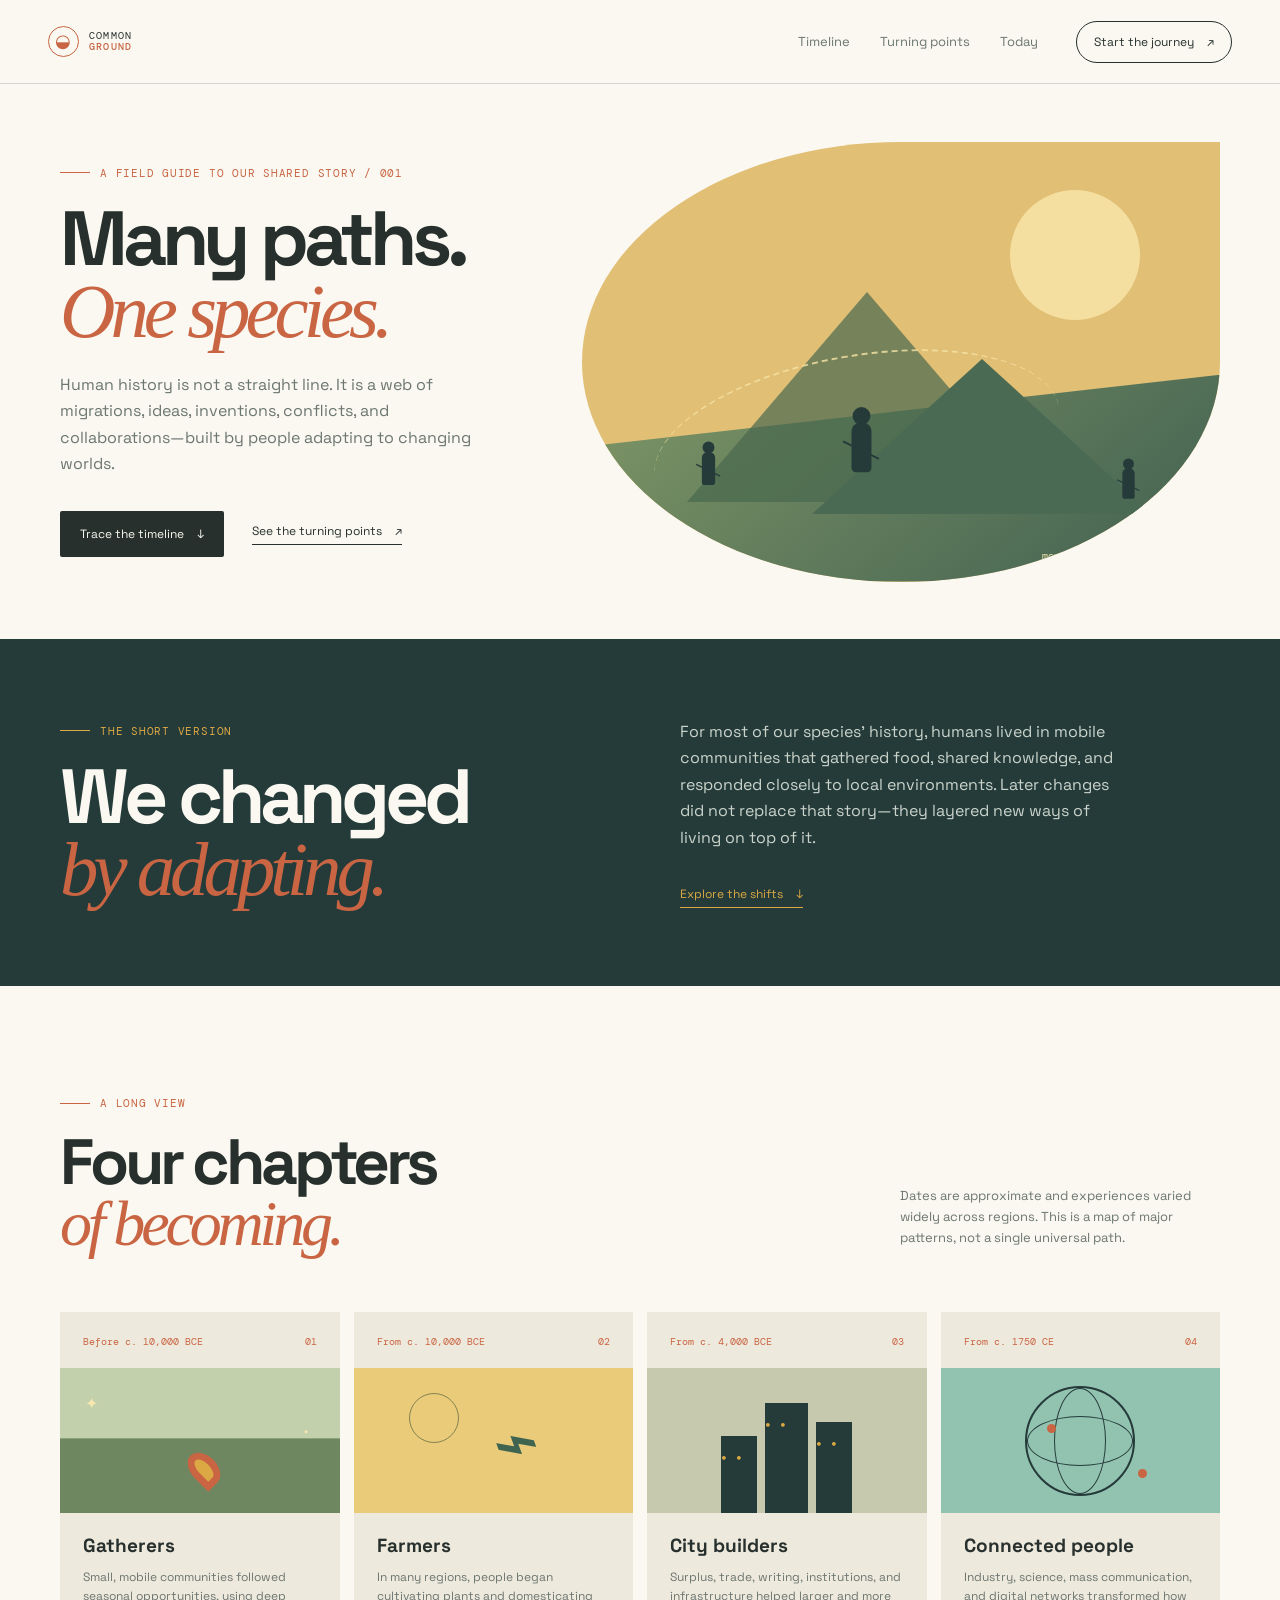
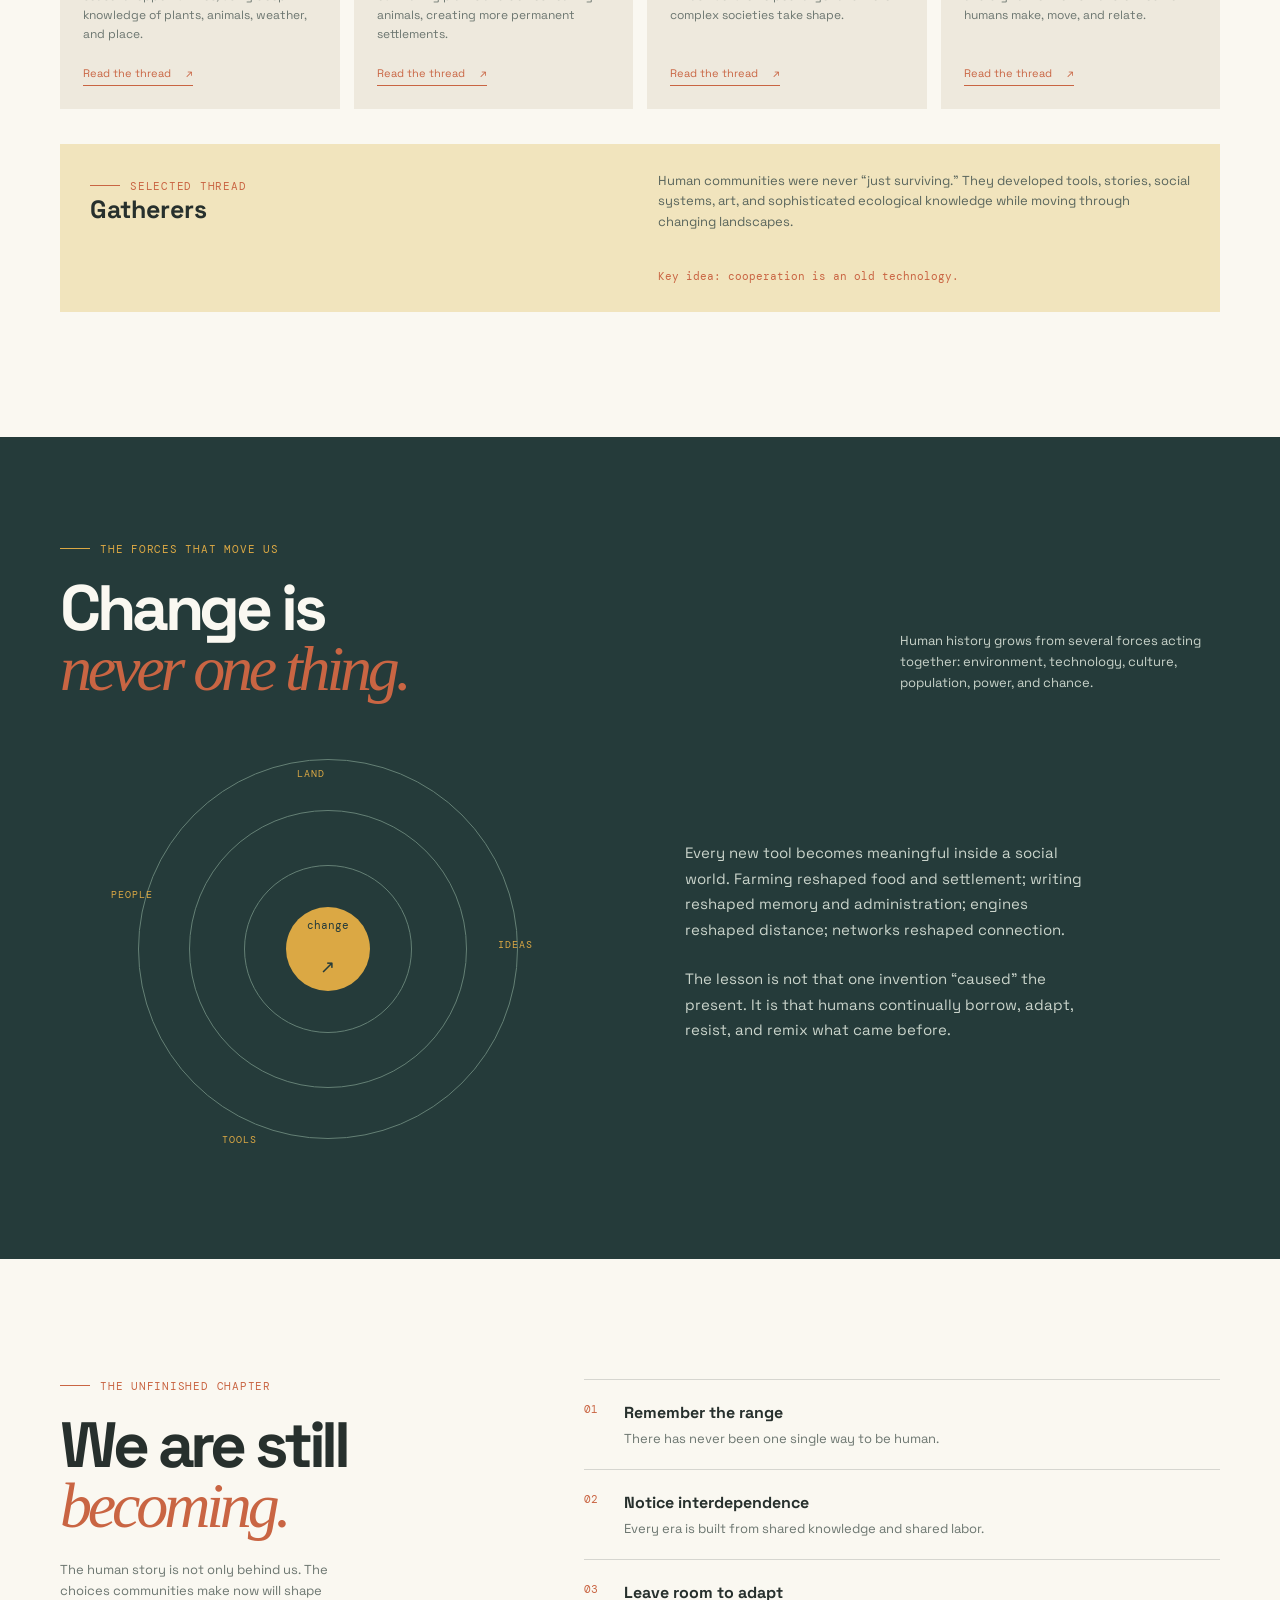
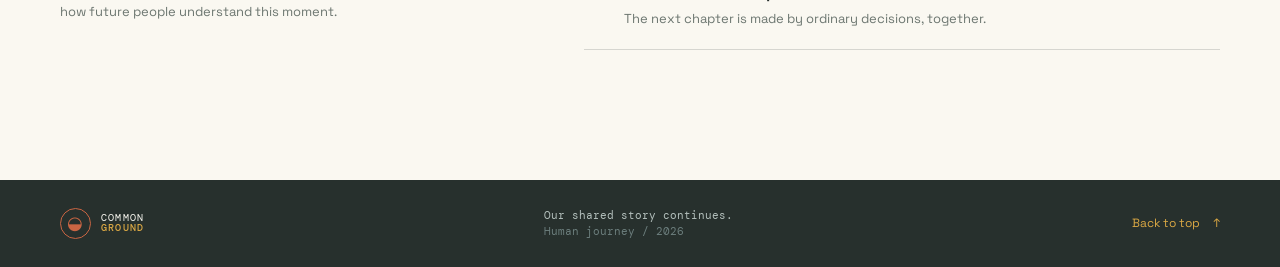
<file: Static Site 5/index.html>
<!doctype html>
<html lang="en">
<head>
  <meta charset="utf-8">
  <meta name="viewport" content="width=device-width, initial-scale=1">
  <meta name="description" content="A visual timeline of the human journey from hunter-gatherers to the connected present.">
  <title>Common Ground | The human journey</title>
  <link rel="preconnect" href="https://fonts.googleapis.com">
  <link rel="preconnect" href="https://fonts.gstatic.com" crossorigin>
  <link href="https://fonts.googleapis.com/css2?family=DM+Mono:wght@400;500&family=Space+Grotesk:wght@400;500;600;700&display=swap" rel="stylesheet">
  <link rel="stylesheet" href="css/styles.css">
  <script src="js/main.js" defer></script>
</head>
<body>
  <header class="site-header">
    <a class="brand" href="#top" aria-label="Common Ground home"><span class="brand-mark">◒</span><span>COMMON<br><b>GROUND</b></span></a>
    <button class="menu-toggle" aria-expanded="false" aria-controls="site-nav">Menu <span>+</span></button>
    <nav id="site-nav" class="site-nav" aria-label="Main navigation">
      <a href="#timeline">Timeline</a>
      <a href="#turning-points">Turning points</a>
      <a href="#today">Today</a>
    </nav>
    <a class="header-cta" href="#timeline">Start the journey <span>↗</span></a>
  </header>

  <main id="top">
    <section class="hero section-shell">
      <div class="hero-copy">
        <p class="eyebrow"><span class="eyebrow-line"></span> A field guide to our shared story / 001</p>
        <h1>Many paths.<br><em>One species.</em></h1>
        <p class="hero-intro">Human history is not a straight line. It is a web of migrations, ideas, inventions, conflicts, and collaborations—built by people adapting to changing worlds.</p>
        <div class="hero-actions">
          <a class="button button-dark" href="#timeline">Trace the timeline <span>↓</span></a>
          <a class="text-link" href="#turning-points">See the turning points <span>↗</span></a>
        </div>
      </div>
      <div class="hero-visual" aria-label="Abstract illustration of a human journey across a landscape">
        <div class="sun-stamp">FIELD<br>ARCHIVE<br><b>01</b></div>
        <div class="sun"></div><div class="mountain mountain-back"></div><div class="mountain mountain-front"></div>
        <div class="path-line"></div>
        <div class="figure figure-one"><i></i><b></b></div><div class="figure figure-two"><i></i><b></b></div><div class="figure figure-three"><i></i><b></b></div>
        <p class="visual-caption">movement / memory / making</p>
      </div>
    </section>

    <section class="intro-band" id="timeline">
      <div class="section-shell band-grid">
        <div><p class="eyebrow eyebrow-light"><span class="eyebrow-line"></span> The short version</p><h2>We changed<br><em>by adapting.</em></h2></div>
        <div class="band-copy"><p>For most of our species’ history, humans lived in mobile communities that gathered food, shared knowledge, and responded closely to local environments. Later changes did not replace that story—they layered new ways of living on top of it.</p><a class="light-link" href="#turning-points">Explore the shifts <span>↓</span></a></div>
      </div>
    </section>

    <section class="timeline-section section-shell">
      <div class="section-heading"><div><p class="eyebrow"><span class="eyebrow-line"></span> A long view</p><h2>Four chapters<br><em>of becoming.</em></h2></div><p class="section-note">Dates are approximate and experiences varied widely across regions. This is a map of major patterns, not a single universal path.</p></div>
      <div class="timeline-grid">
        <article class="era-card" data-era="gatherers"><div class="era-top"><span>Before c. 10,000 BCE</span><span>01</span></div><div class="era-art art-gatherers"><span class="fire"></span><span class="star star-one">✦</span><span class="star star-two">·</span></div><h3>Gatherers</h3><p>Small, mobile communities followed seasonal opportunities, using deep knowledge of plants, animals, weather, and place.</p><button class="era-button" data-era="gatherers">Read the thread <span>↗</span></button></article>
        <article class="era-card" data-era="farmers"><div class="era-top"><span>From c. 10,000 BCE</span><span>02</span></div><div class="era-art art-farmers"><span class="sun-line"></span><span class="seedling">⌁</span></div><h3>Farmers</h3><p>In many regions, people began cultivating plants and domesticating animals, creating more permanent settlements.</p><button class="era-button" data-era="farmers">Read the thread <span>↗</span></button></article>
        <article class="era-card" data-era="cities"><div class="era-top"><span>From c. 4,000 BCE</span><span>03</span></div><div class="era-art art-cities"><span class="city city-one"></span><span class="city city-two"></span><span class="city city-three"></span></div><h3>City builders</h3><p>Surplus, trade, writing, institutions, and infrastructure helped larger and more complex societies take shape.</p><button class="era-button" data-era="cities">Read the thread <span>↗</span></button></article>
        <article class="era-card" data-era="connected"><div class="era-top"><span>From c. 1750 CE</span><span>04</span></div><div class="era-art art-connected"><span class="grid-globe"></span><span class="grid-node node-one"></span><span class="grid-node node-two"></span></div><h3>Connected people</h3><p>Industry, science, mass communication, and digital networks transformed how humans make, move, and relate.</p><button class="era-button" data-era="connected">Read the thread <span>↗</span></button></article>
      </div>
      <div class="era-detail" aria-live="polite"><div><p class="eyebrow"><span class="eyebrow-line"></span> Selected thread</p><h3 id="era-title">Gatherers</h3></div><p id="era-description">Human communities were never “just surviving.” They developed tools, stories, social systems, art, and sophisticated ecological knowledge while moving through changing landscapes.</p><span class="era-note" id="era-note">Key idea: cooperation is an old technology.</span></div>
    </section>

    <section class="turning-section" id="turning-points">
      <div class="section-shell">
        <div class="section-heading light-heading"><div><p class="eyebrow eyebrow-light"><span class="eyebrow-line"></span> The forces that move us</p><h2>Change is<br><em>never one thing.</em></h2></div><p class="section-note">Human history grows from several forces acting together: environment, technology, culture, population, power, and chance.</p></div>
        <div class="force-layout"><div class="force-orbit"><div class="orbit-word word-land">LAND</div><div class="orbit-word word-idea">IDEAS</div><div class="orbit-word word-tool">TOOLS</div><div class="orbit-word word-people">PEOPLE</div><div class="orbit-core">change<br><b>↗</b></div></div><div class="force-copy"><p>Every new tool becomes meaningful inside a social world. Farming reshaped food and settlement; writing reshaped memory and administration; engines reshaped distance; networks reshaped connection.</p><p>The lesson is not that one invention “caused” the present. It is that humans continually borrow, adapt, resist, and remix what came before.</p></div></div>
      </div>
    </section>

    <section class="today section-shell" id="today"><div class="today-intro"><p class="eyebrow"><span class="eyebrow-line"></span> The unfinished chapter</p><h2>We are still<br><em>becoming.</em></h2><p>The human story is not only behind us. The choices communities make now will shape how future people understand this moment.</p></div><div class="today-list"><div><span>01</span><h3>Remember the range</h3><p>There has never been one single way to be human.</p></div><div><span>02</span><h3>Notice interdependence</h3><p>Every era is built from shared knowledge and shared labor.</p></div><div><span>03</span><h3>Leave room to adapt</h3><p>The next chapter is made by ordinary decisions, together.</p></div></div></section>
  </main>

  <footer class="site-footer"><div class="section-shell footer-inner"><a class="brand" href="#top"><span class="brand-mark">◒</span><span>COMMON<br><b>GROUND</b></span></a><p>Our shared story continues.<br><span>Human journey / 2026</span></p><a class="back-top" href="#top">Back to top <span>↑</span></a></div></footer>
</body>
</html>
</file>
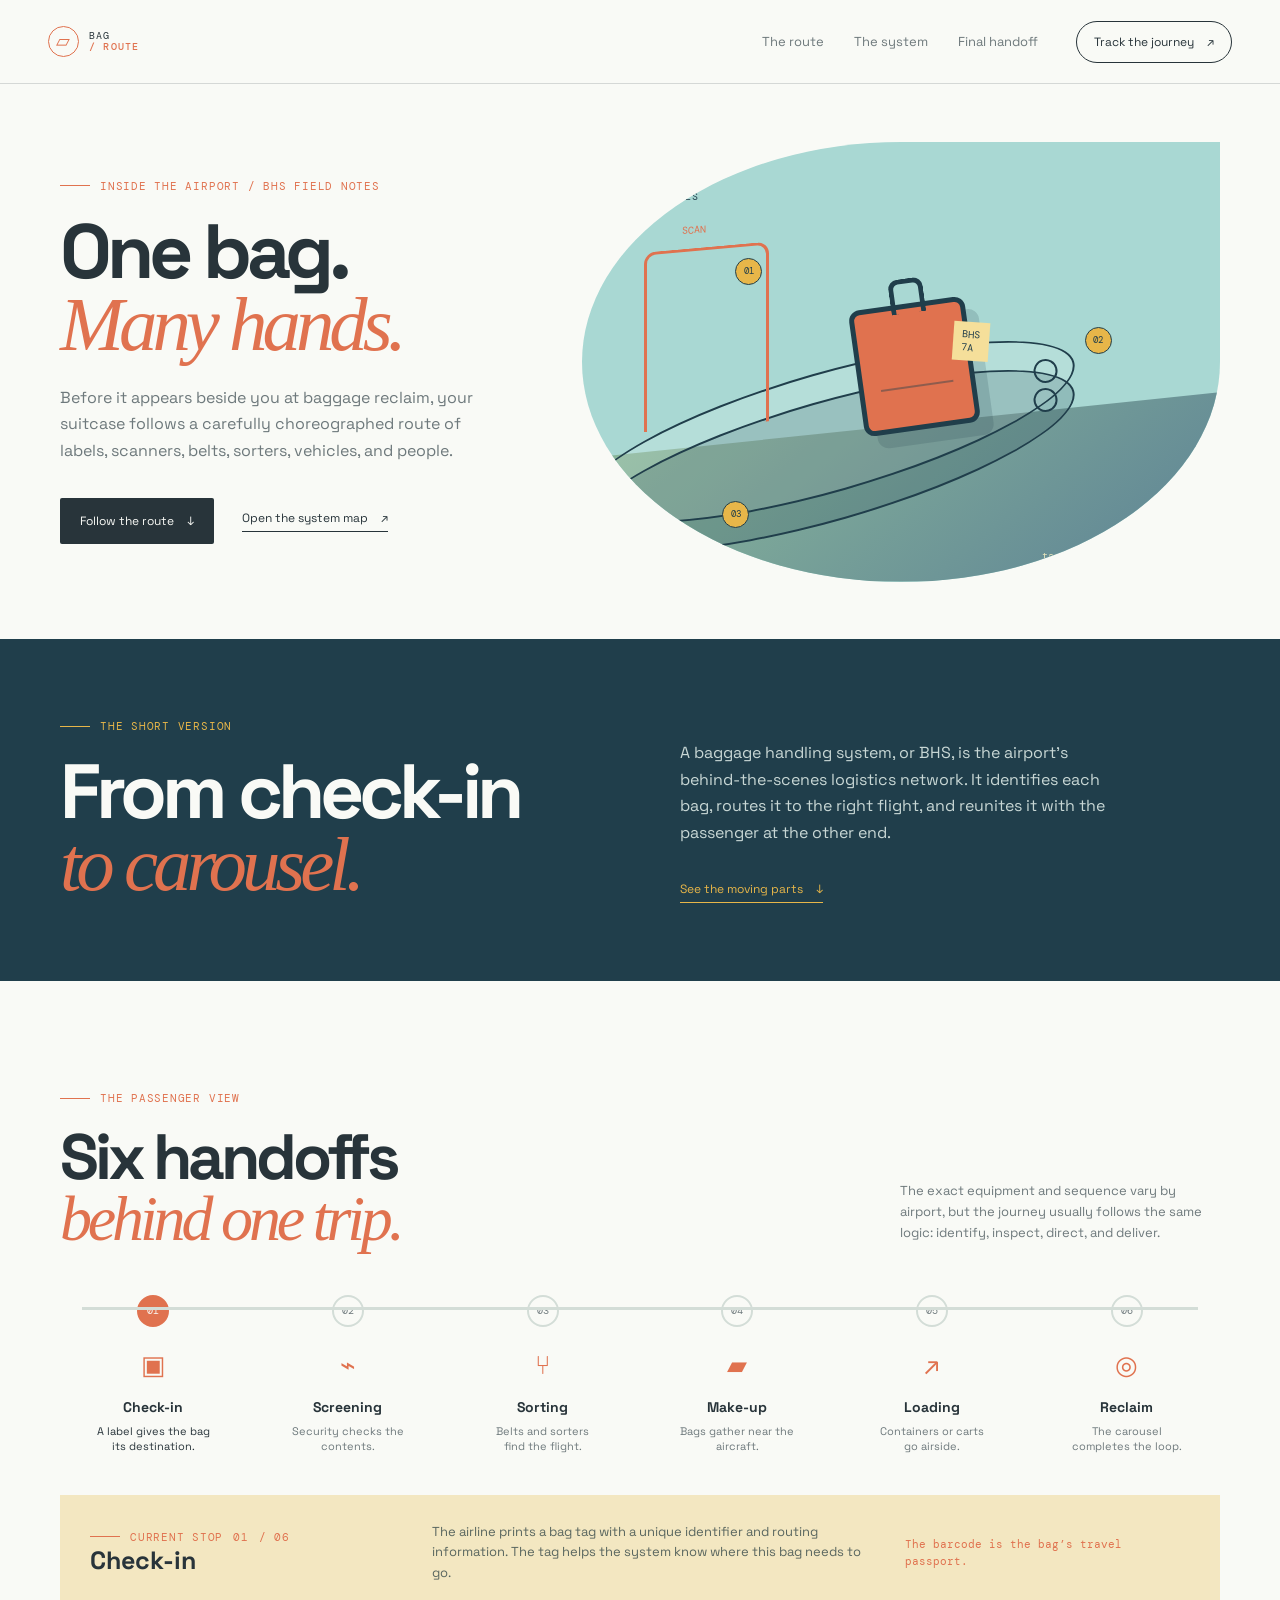
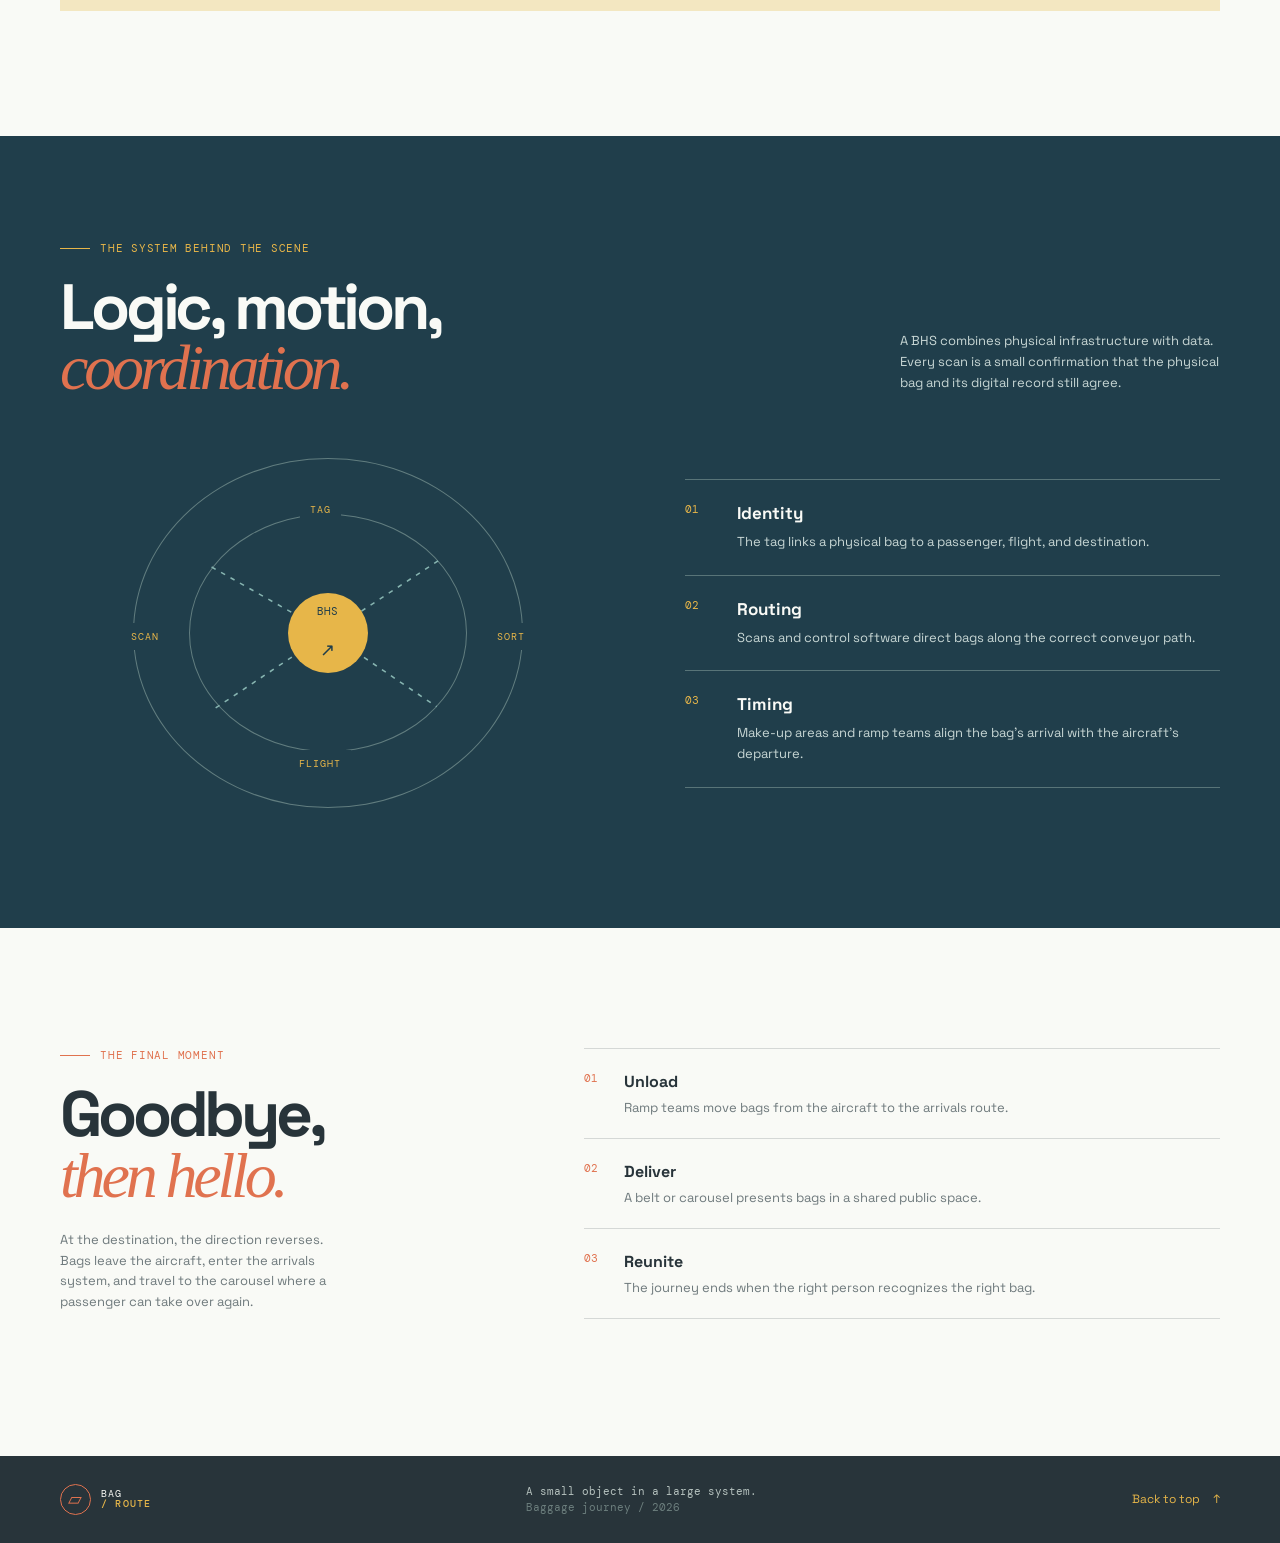
<file: Static Site 6/index.html>
<!doctype html>
<html lang="en">
<head>
  <meta charset="utf-8">
  <meta name="viewport" content="width=device-width, initial-scale=1">
  <meta name="description" content="Follow a checked bag through an airport baggage handling system.">
  <title>Bag / Route | A journey through the BHS</title>
  <link rel="preconnect" href="https://fonts.googleapis.com">
  <link rel="preconnect" href="https://fonts.gstatic.com" crossorigin>
  <link href="https://fonts.googleapis.com/css2?family=DM+Mono:wght@400;500&family=Space+Grotesk:wght@400;500;600;700&display=swap" rel="stylesheet">
  <link rel="stylesheet" href="css/styles.css">
  <script src="js/main.js" defer></script>
</head>
<body>
  <header class="site-header">
    <a class="brand" href="#top" aria-label="Bag Route home"><span class="brand-mark">▱</span><span>BAG<br><b>/ ROUTE</b></span></a>
    <button class="menu-toggle" aria-expanded="false" aria-controls="site-nav">Menu <span>+</span></button>
    <nav id="site-nav" class="site-nav" aria-label="Main navigation">
      <a href="#route">The route</a>
      <a href="#systems">The system</a>
      <a href="#handoff">Final handoff</a>
    </nav>
    <a class="header-cta" href="#route">Track the journey <span>↗</span></a>
  </header>

  <main id="top">
    <section class="hero section-shell">
      <div class="hero-copy">
        <p class="eyebrow"><span class="eyebrow-line"></span> Inside the airport / BHS field notes</p>
        <h1>One bag.<br><em>Many hands.</em></h1>
        <p class="hero-intro">Before it appears beside you at baggage reclaim, your suitcase follows a carefully choreographed route of labels, scanners, belts, sorters, vehicles, and people.</p>
        <div class="hero-actions">
          <a class="button button-dark" href="#route">Follow the route <span>↓</span></a>
          <a class="text-link" href="#systems">Open the system map <span>↗</span></a>
        </div>
      </div>
      <div class="hero-visual" aria-label="Illustration of a suitcase travelling on a conveyor belt">
        <div class="sun-stamp">BAGGAGE<br>FIELD NOTES<br><b>01</b></div>
        <div class="belt belt-back"></div><div class="belt belt-front"></div>
        <div class="scanner-ring"></div>
        <div class="suitcase"><span class="handle"></span><span class="case-label">BHS<br>7A</span><span class="case-line"></span></div>
        <div class="route-dot dot-one">01</div><div class="route-dot dot-two">02</div><div class="route-dot dot-three">03</div>
        <p class="visual-caption">tagged / screened / sorted</p>
      </div>
    </section>

    <section class="intro-band" id="route">
      <div class="section-shell band-grid">
        <div><p class="eyebrow eyebrow-light"><span class="eyebrow-line"></span> The short version</p><h2>From check-in<br><em>to carousel.</em></h2></div>
        <div class="band-copy"><p>A baggage handling system, or BHS, is the airport’s behind-the-scenes logistics network. It identifies each bag, routes it to the right flight, and reunites it with the passenger at the other end.</p><a class="light-link" href="#systems">See the moving parts <span>↓</span></a></div>
      </div>
    </section>

    <section class="route-section section-shell">
      <div class="section-heading"><div><p class="eyebrow"><span class="eyebrow-line"></span> The passenger view</p><h2>Six handoffs<br><em>behind one trip.</em></h2></div><p class="section-note">The exact equipment and sequence vary by airport, but the journey usually follows the same logic: identify, inspect, direct, and deliver.</p></div>
      <div class="route-line"><span class="line-progress"></span></div>
      <div class="route-grid">
        <button class="route-stop active" data-stop="checkin"><span class="stop-number">01</span><span class="stop-icon">▣</span><strong>Check-in</strong><small>A label gives the bag its destination.</small></button>
        <button class="route-stop" data-stop="screening"><span class="stop-number">02</span><span class="stop-icon">⌁</span><strong>Screening</strong><small>Security checks the contents.</small></button>
        <button class="route-stop" data-stop="sorting"><span class="stop-number">03</span><span class="stop-icon">⑂</span><strong>Sorting</strong><small>Belts and sorters find the flight.</small></button>
        <button class="route-stop" data-stop="makeup"><span class="stop-number">04</span><span class="stop-icon">▰</span><strong>Make-up</strong><small>Bags gather near the aircraft.</small></button>
        <button class="route-stop" data-stop="loading"><span class="stop-number">05</span><span class="stop-icon">↗</span><strong>Loading</strong><small>Containers or carts go airside.</small></button>
        <button class="route-stop" data-stop="reclaim"><span class="stop-number">06</span><span class="stop-icon">◎</span><strong>Reclaim</strong><small>The carousel completes the loop.</small></button>
      </div>
      <div class="route-detail" aria-live="polite"><div><p class="eyebrow"><span class="eyebrow-line"></span> Current stop <span id="stop-number">01</span> / 06</p><h3 id="stop-title">Check-in</h3></div><p id="stop-description">The airline prints a bag tag with a unique identifier and routing information. The tag helps the system know where this bag needs to go.</p><span class="route-note" id="stop-note">The barcode is the bag’s travel passport.</span></div>
    </section>

    <section class="systems-section" id="systems">
      <div class="section-shell">
        <div class="section-heading light-heading"><div><p class="eyebrow eyebrow-light"><span class="eyebrow-line"></span> The system behind the scene</p><h2>Logic, motion,<br><em>coordination.</em></h2></div><p class="section-note">A BHS combines physical infrastructure with data. Every scan is a small confirmation that the physical bag and its digital record still agree.</p></div>
        <div class="systems-layout"><div class="system-map"><div class="map-node node-tag">TAG</div><div class="map-node node-scan">SCAN</div><div class="map-node node-sort">SORT</div><div class="map-node node-flight">FLIGHT</div><div class="map-core">BHS<br><b>↗</b></div><svg viewBox="0 0 500 360" aria-hidden="true"><path d="M100 95L250 180L395 85M250 180L390 275M250 180L100 280" fill="none" stroke="currentColor" stroke-width="2" stroke-dasharray="6 8"/></svg></div><div class="system-copy"><div class="system-row"><span>01</span><div><h3>Identity</h3><p>The tag links a physical bag to a passenger, flight, and destination.</p></div></div><div class="system-row"><span>02</span><div><h3>Routing</h3><p>Scans and control software direct bags along the correct conveyor path.</p></div></div><div class="system-row"><span>03</span><div><h3>Timing</h3><p>Make-up areas and ramp teams align the bag’s arrival with the aircraft’s departure.</p></div></div></div></div>
      </div>
    </section>

    <section class="handoff section-shell" id="handoff"><div class="handoff-intro"><p class="eyebrow"><span class="eyebrow-line"></span> The final moment</p><h2>Goodbye,<br><em>then hello.</em></h2><p>At the destination, the direction reverses. Bags leave the aircraft, enter the arrivals system, and travel to the carousel where a passenger can take over again.</p></div><div class="handoff-list"><div><span>01</span><h3>Unload</h3><p>Ramp teams move bags from the aircraft to the arrivals route.</p></div><div><span>02</span><h3>Deliver</h3><p>A belt or carousel presents bags in a shared public space.</p></div><div><span>03</span><h3>Reunite</h3><p>The journey ends when the right person recognizes the right bag.</p></div></div></section>
  </main>

  <footer class="site-footer"><div class="section-shell footer-inner"><a class="brand" href="#top"><span class="brand-mark">▱</span><span>BAG<br><b>/ ROUTE</b></span></a><p>A small object in a large system.<br><span>Baggage journey / 2026</span></p><a class="back-top" href="#top">Back to top <span>↑</span></a></div></footer>
</body>
</html>
</file>
<file: Static Site 1/css/style.css>
@import url('https://fonts.googleapis.com/css2?family=DM+Mono:wght@400;500&family=Space+Grotesk:wght@400;500;600;700&display=swap');

:root { --ink:#14211f; --paper:#f4f0e8; --lime:#d8ef4f; --coral:#f26d4f; --cream:#fffaf0; --muted:#69736d; --line:#cdd0c6; --mono:'DM Mono', monospace; --sans:'Space Grotesk', sans-serif; }
* { box-sizing:border-box; }
html { scroll-behavior:smooth; }
body { margin:0; background:var(--paper); color:var(--ink); font-family:var(--sans); }
a { color:inherit; text-decoration:none; }
.section-shell { width:min(1200px, calc(100% - 96px)); margin:0 auto; }
.site-header { width:min(1320px, calc(100% - 96px)); margin:auto; height:92px; display:flex; align-items:center; justify-content:space-between; gap:32px; border-bottom:1px solid var(--line); }
.wordmark { display:flex; align-items:center; gap:10px; font:500 11px/10px var(--mono); letter-spacing:.08em; }
.wordmark-mark { font:400 33px/1 var(--sans); letter-spacing:-.1em; transform:rotate(-16deg); display:inline-block; }
.wordmark b { font-weight:500; color:var(--coral); }
.site-nav { display:flex; gap:34px; margin-left:auto; font:500 11px var(--mono); text-transform:uppercase; letter-spacing:.04em; }
.site-nav a, .header-cta, .text-link, .light-link, .back-top { transition:color .2s ease, transform .2s ease; }
.site-nav a:hover, .text-link:hover, .light-link:hover, .back-top:hover { color:var(--coral); }
.header-cta { font:500 11px var(--mono); text-transform:uppercase; border-left:1px solid var(--line); padding-left:28px; }
.header-cta span, .text-link span, .light-link span, .back-top span { color:var(--coral); margin-left:9px; font-size:15px; }
.menu-toggle { display:none; background:none; border:0; color:var(--ink); font:500 11px var(--mono); text-transform:uppercase; }
.hero { min-height:620px; display:grid; grid-template-columns:1fr 1fr; align-items:center; gap:70px; padding:72px 0 82px; }
.eyebrow { margin:0 0 25px; color:var(--coral); font:500 10px var(--mono); letter-spacing:.1em; text-transform:uppercase; display:flex; align-items:center; gap:12px; }
.eyebrow-line { width:27px; height:1px; background:currentColor; display:inline-block; }
h1,h2,h3,p { margin-top:0; }
h1,h2 { letter-spacing:-.07em; font-weight:600; }
h1 { margin-bottom:29px; font-size:clamp(3.9rem, 7.1vw, 6.8rem); line-height:.88; }
h1 em,h2 em { color:var(--coral); font-style:normal; }
.hero-intro { max-width:390px; color:#56615b; font-size:16px; line-height:1.55; }
.hero-actions { display:flex; align-items:center; gap:28px; margin-top:38px; }
.button { padding:16px 19px; font:500 10px var(--mono); text-transform:uppercase; letter-spacing:.05em; }
.button-dark { color:var(--cream); background:var(--ink); transition:background .2s ease, transform .2s ease; }
.button-dark:hover { background:var(--coral); transform:translateY(-2px); }
.button span { color:var(--lime); margin-left:18px; font-size:14px; }
.text-link { font:500 10px var(--mono); text-transform:uppercase; }
.hero-visual { height:490px; position:relative; overflow:hidden; background-image:linear-gradient(130deg, rgba(20,33,31,.16), rgba(20,33,31,.62)), url('https://images.unsplash.com/photo-1593111774240-d529f12cf4bb?auto=format&fit=crop&w=1000&q=78'); background-size:cover; background-position:center; }
.hero-visual:after { content:''; position:absolute; inset:0; background:linear-gradient(105deg, transparent 42%, rgba(216,239,79,.35) 42.1%, transparent 43%); opacity:.8; }
.sun-stamp { position:absolute; z-index:2; right:24px; top:25px; width:75px; height:75px; border:1px solid var(--lime); color:var(--lime); border-radius:50%; display:grid; place-content:center; text-align:center; font:9px/1.15 var(--mono); letter-spacing:.1em; transform:rotate(10deg); }
.sun-stamp b { font-size:18px; margin-top:3px; }
.hero-disc { border-radius:50%; position:absolute; z-index:2; transform:rotate(-23deg); }
.hero-disc-back { width:260px; height:260px; top:88px; left:53px; background:var(--coral); box-shadow:14px 20px 0 rgba(20,33,31,.25); }
.hero-disc-front { width:245px; height:245px; top:77px; left:39px; border:1px solid var(--lime); background:radial-gradient(circle at 45% 40%, #f4f0e8 0 3%, transparent 3.4%), repeating-radial-gradient(circle at 50% 50%, transparent 0 36px, rgba(216,239,79,.85) 36.5px 37.5px), #c95a42; display:flex; flex-direction:column; align-items:center; justify-content:center; color:var(--lime); font:500 10px/1.1 var(--mono); letter-spacing:.12em; }
.hero-disc-front b { font:400 54px/1 var(--sans); margin-top:10px; }
.flight-trail { position:absolute; z-index:1; width:480px; height:190px; border-top:1px solid var(--lime); border-radius:50%; top:102px; left:-25px; transform:rotate(-17deg); }
.hero-photo-credit { position:absolute; z-index:3; bottom:16px; right:18px; color:rgba(255,250,240,.8); font:9px var(--mono); }
.intro-band { background:var(--ink); color:var(--cream); padding:72px 0 75px; }
.band-grid { display:grid; grid-template-columns:1fr 1fr; gap:70px; }
.eyebrow-light { color:var(--lime); }
h2 { font-size:clamp(3rem, 5vw, 5rem); line-height:.9; margin-bottom:0; }
.band-copy { max-width:415px; align-self:end; padding-bottom:4px; color:#bec7b6; font-size:16px; line-height:1.6; }
.light-link { display:inline-block; margin-top:26px; color:var(--cream); font:500 10px var(--mono); text-transform:uppercase; }
.families { padding:112px 0 120px; }
.section-heading { display:flex; justify-content:space-between; gap:60px; align-items:end; margin-bottom:45px; }
.section-note { max-width:300px; margin:0 0 6px; color:var(--muted); font-size:13px; line-height:1.5; }
.filter-tabs { display:flex; gap:24px; border-bottom:1px solid var(--line); margin-bottom:28px; }
.filter-tab { border:0; background:transparent; padding:0 0 13px; color:var(--muted); font:500 10px var(--mono); text-transform:uppercase; cursor:pointer; }
.filter-tab.is-active { color:var(--ink); border-bottom:2px solid var(--coral); }
.disc-grid { display:grid; grid-template-columns:repeat(4, 1fr); gap:16px; }
.disc-card { background:var(--cream); min-width:0; transition:transform .25s ease, opacity .25s ease; }
.disc-card:hover { transform:translateY(-7px); }
.disc-card.is-hidden { display:none; }
.card-top { display:flex; justify-content:space-between; padding:16px 17px; color:var(--muted); font:10px var(--mono); }
.card-arrow { color:var(--coral); font-size:17px; }
.disc-art { height:215px; position:relative; display:grid; place-content:center; overflow:hidden; }
.disc-art:before { content:''; position:absolute; width:190px; height:190px; border-radius:50%; box-shadow:inset 0 0 0 1px rgba(20,33,31,.2), inset 0 0 0 22px rgba(255,250,240,.12), inset 0 0 0 23px rgba(20,33,31,.16), 13px 18px 0 rgba(20,33,31,.14); transform:rotate(-18deg); }
.disc-art span { position:relative; font:500 10px var(--mono); letter-spacing:.15em; transform:rotate(-18deg); }
.art-driver { background:var(--lime); color:var(--ink); }.art-driver:before { background:radial-gradient(circle at 45% 35%, #f26d4f 0 2%, transparent 2.5%), #d8ef4f; }
.art-fairway { background:var(--coral); color:var(--cream); }.art-fairway:before { background:radial-gradient(circle at 45% 35%, var(--lime) 0 2%, transparent 2.5%), #f26d4f; }
.art-midrange { background:#9db8a0; color:var(--ink); }.art-midrange:before { background:radial-gradient(circle at 45% 35%, var(--coral) 0 2%, transparent 2.5%), #9db8a0; }
.art-putter { background:#e3a849; color:var(--ink); }.art-putter:before { background:radial-gradient(circle at 45% 35%, var(--cream) 0 2%, transparent 2.5%), #e3a849; }
.card-body { padding:20px 18px 19px; }.card-body h3 { font-size:19px; letter-spacing:-.04em; margin-bottom:9px; }.card-body p { min-height:72px; color:var(--muted); font-size:12px; line-height:1.45; margin-bottom:18px; }.card-meta { display:flex; justify-content:space-between; border-top:1px solid var(--line); padding-top:12px; color:var(--coral); font:9px var(--mono); text-transform:uppercase; }
.flight-section { background:#e3a849; padding:103px 0 112px; }.flight-heading { margin-bottom:65px; }.flight-heading .eyebrow { color:var(--ink); }.flight-heading .section-note { color:#5e4c2a; }.flight-layout { display:grid; grid-template-columns:1.15fr .85fr; gap:90px; align-items:center; }.flight-chart { height:325px; position:relative; background:rgba(255,250,240,.2); border-left:1px solid rgba(20,33,31,.4); border-bottom:1px solid rgba(20,33,31,.4); }.chart-gridlines { position:absolute; inset:0; background:linear-gradient(rgba(20,33,31,.14) 1px, transparent 1px), linear-gradient(90deg, rgba(20,33,31,.14) 1px, transparent 1px); background-size:25% 25%; }.chart-axis { position:absolute; display:flex; justify-content:space-between; font:9px var(--mono); letter-spacing:.08em; z-index:2; }.chart-axis-y { left:-40px; top:0; bottom:0; flex-direction:column; }.chart-axis-x { left:0; right:0; bottom:-24px; }.flight-path { position:absolute; width:75%; height:72%; left:9%; top:11%; border:2px solid var(--ink); border-left:0; border-bottom-color:transparent; border-radius:50% 55% 0 0; transform:rotate(13deg); }.flight-path:after { content:''; position:absolute; right:-4px; bottom:-7px; width:11px; height:11px; border-right:2px solid var(--ink); border-bottom:2px solid var(--ink); transform:rotate(31deg); }.flight-dot { position:absolute; width:12px; height:12px; border:2px solid var(--ink); background:var(--coral); border-radius:50%; z-index:3; }.dot-one { left:9%; top:53%; }.dot-two { left:49%; top:14%; }.dot-three { left:82%; top:54%; }.chart-label { position:absolute; font:9px var(--mono); color:var(--ink); z-index:3; }.label-glide { top:22%; left:45%; }.label-turn { top:56%; left:6%; transform:rotate(-63deg); }.label-fade { top:61%; right:2%; transform:rotate(53deg); }.number-row { display:grid; grid-template-columns:41px 1fr; gap:16px; padding:17px 0; border-top:1px solid rgba(20,33,31,.35); }.number-row:last-child { border-bottom:1px solid rgba(20,33,31,.35); }.number-badge { width:32px; height:32px; display:grid; place-content:center; border:1px solid var(--ink); border-radius:50%; font:10px var(--mono); }.number-row h3 { margin-bottom:6px; font-size:18px; }.number-row p { margin:0; font-size:12px; color:#5e4c2a; line-height:1.45; }
.glossary { padding:115px 0 123px; display:grid; grid-template-columns:1fr 2fr; gap:100px; }.glossary-grid { display:grid; grid-template-columns:1fr 1fr; column-gap:45px; row-gap:35px; }.glossary dl { margin:0; border-top:1px solid var(--line); padding-top:14px; }.glossary dt { font:500 12px var(--mono); text-transform:uppercase; color:var(--coral); margin-bottom:10px; }.glossary dd { margin:0; color:var(--muted); font-size:13px; line-height:1.5; }.site-footer { background:var(--ink); color:var(--cream); padding:29px 0; }.footer-inner { display:flex; align-items:center; justify-content:space-between; }.footer-inner p { margin:0; color:#aab4a5; font:10px/1.5 var(--mono); text-transform:uppercase; }.footer-inner p span { color:var(--coral); }.back-top { font:10px var(--mono); text-transform:uppercase; }
@media (max-width:850px) { .section-shell,.site-header { width:min(100% - 40px, 620px); }.site-header { height:75px; position:relative; }.site-nav { display:none; position:absolute; top:75px; left:0; right:0; z-index:10; padding:20px; background:var(--cream); border:1px solid var(--line); flex-direction:column; gap:20px; }.site-nav.is-open { display:flex; }.menu-toggle { display:block; margin-left:auto; }.header-cta { display:none; }.hero { grid-template-columns:1fr; padding:55px 0 68px; gap:40px; }.hero-visual { height:360px; }.hero-disc-back { top:62px; left:30%; }.hero-disc-front { top:52px; left:28%; }.flight-trail { left:4%; }.band-grid,.flight-layout { grid-template-columns:1fr; gap:35px; }.families,.glossary { padding:78px 0; }.section-heading { display:block; }.section-note { margin-top:28px; }.disc-grid { grid-template-columns:1fr 1fr; }.flight-section { padding:78px 0 90px; }.glossary { grid-template-columns:1fr; gap:45px; }.footer-inner { gap:20px; }.footer-inner p { display:none; } }
@media (max-width:500px) { h1 { font-size:3.7rem; }.hero-actions { align-items:flex-start; flex-direction:column; gap:23px; }.hero-visual { height:290px; }.hero-disc-back { width:180px; height:180px; top:57px; left:25%; }.hero-disc-front { width:170px; height:170px; top:49px; left:23%; }.hero-disc-front b { font-size:38px; }.sun-stamp { width:62px; height:62px; font-size:8px; }.disc-grid { grid-template-columns:1fr; }.disc-art { height:200px; }.filter-tabs { gap:17px; overflow:auto; }.glossary-grid { grid-template-columns:1fr; }.flight-chart { height:250px; }.chart-label { font-size:8px; }.label-turn { left:1%; }.footer-inner { width:calc(100% - 40px); } }
</file>
<file: Static Site 2/css/styles.css>
:root {
  --ink: #202a2b;
  --muted: #687476;
  --cream: #f6f0e4;
  --paper: #fffaf1;
  --gold: #e5a42e;
  --orange: #c96732;
  --teal: #173f43;
  --line: rgba(32, 42, 43, .17);
  --serif: Georgia, 'Times New Roman', serif;
}

* { box-sizing: border-box; }
html { scroll-behavior: smooth; }
body { margin: 0; color: var(--ink); background: var(--paper); font-family: 'Space Grotesk', Arial, sans-serif; }
a { color: inherit; text-decoration: none; }
button { font: inherit; }
.section-shell { width: min(1160px, calc(100% - 96px)); margin: 0 auto; }
.site-header { height: 84px; display: flex; align-items: center; gap: 38px; padding: 0 48px; border-bottom: 1px solid var(--line); background: var(--paper); }
.brand { display: inline-flex; align-items: center; gap: 10px; font-family: 'DM Mono', monospace; font-size: 10px; line-height: 1.05; letter-spacing: .12em; }
.brand b { color: var(--orange); font-weight: 500; }
.brand-mark { display: grid; place-items: center; width: 31px; height: 31px; border: 1px solid var(--orange); border-radius: 50%; color: var(--orange); font-size: 21px; transform: rotate(-25deg); }
.site-nav { display: flex; gap: 30px; margin-left: auto; font-size: 13px; color: var(--muted); }
.site-nav a:hover, .text-link:hover, .back-top:hover { color: var(--orange); }
.header-cta { padding: 12px 17px; border: 1px solid var(--ink); border-radius: 30px; font-size: 12px; }
.header-cta span, .button span, .text-link span, .light-link span, .back-top span { margin-left: 10px; }
.menu-toggle { display: none; border: 0; background: transparent; color: var(--ink); }
.hero { display: grid; grid-template-columns: 45% 55%; min-height: 555px; align-items: center; }
.hero-copy { padding: 72px 0; position: relative; z-index: 1; }
.eyebrow { display: flex; align-items: center; gap: 10px; margin: 0 0 22px; color: var(--orange); font: 11px 'DM Mono', monospace; letter-spacing: .07em; text-transform: uppercase; }
.eyebrow-line { display: block; width: 30px; height: 1px; background: currentColor; }
h1, h2, h3, p { margin-top: 0; }
h1, h2 { margin-bottom: 24px; font-size: clamp(52px, 6vw, 84px); line-height: .94; letter-spacing: -.065em; }
h1 em, h2 em { color: var(--orange); font-family: var(--serif); font-weight: 400; }
.hero-intro { max-width: 410px; color: var(--muted); font-size: 16px; line-height: 1.65; }
.hero-actions { display: flex; align-items: center; gap: 28px; margin-top: 34px; }
.button { display: inline-block; padding: 15px 20px; border-radius: 2px; font-size: 12px; }
.button-dark { color: var(--paper); background: var(--ink); }
.text-link, .light-link { font-size: 12px; border-bottom: 1px solid currentColor; padding-bottom: 5px; }
.hero-visual { position: relative; height: 440px; overflow: hidden; background: #f2d68a; border-radius: 50% 0 50% 50%; }
.hero-visual::after { content: ''; position: absolute; inset: 50% 0 0; background: linear-gradient(140deg, #d88839, #f3ba54); clip-path: polygon(0 35%, 100% 0, 100% 100%, 0 100%); }
.sun-stamp { position: absolute; top: 35px; left: 39px; z-index: 3; color: var(--teal); font: 10px/1.3 'DM Mono', monospace; letter-spacing: .11em; }
.sun-stamp b { display: block; margin-top: 4px; font-size: 19px; }
.hero-orbit { position: absolute; border: 1px solid rgba(255,255,255,.55); border-radius: 50%; z-index: 2; }
.orbit-one { width: 355px; height: 355px; left: 90px; top: 45px; }
.orbit-two { width: 470px; height: 250px; left: 15px; top: 106px; transform: rotate(-23deg); }
.trombone-illustration { position: absolute; z-index: 3; width: 92%; left: 4%; top: 28%; transform: rotate(-8deg); }
.visual-caption { position: absolute; z-index: 4; right: 22px; bottom: 20px; margin: 0; color: var(--teal); font: 10px 'DM Mono', monospace; }
.intro-band { padding: 80px 0; color: var(--paper); background: var(--teal); }
.band-grid { display: grid; grid-template-columns: 1fr 1fr; gap: 80px; align-items: end; }
.eyebrow-light { color: #f4c35f; }.intro-band h2 { margin-bottom: 0; }
.band-copy { max-width: 440px; color: #c4d5d1; line-height: 1.65; }.band-copy p { margin-bottom: 29px; }.light-link { color: #f4c35f; }
.lesson { padding: 110px 0 125px; }.section-heading { display: flex; justify-content: space-between; align-items: end; margin-bottom: 58px; }.section-heading h2 { font-size: clamp(43px, 5vw, 68px); margin-bottom: 0; }.section-note { width: 310px; margin-bottom: 5px; color: var(--muted); font-size: 13px; line-height: 1.6; }
.lesson-grid { display: grid; grid-template-columns: repeat(3, 1fr); gap: 18px; }.lesson-card { min-height: 300px; padding: 28px; background: var(--cream); position: relative; }.card-number { color: var(--orange); font: 11px 'DM Mono', monospace; }.lesson-card h3 { margin: 45px 0 12px; font-size: 21px; }.lesson-card p { max-width: 270px; margin-bottom: 0; color: var(--muted); font-size: 13px; line-height: 1.6; }
.card-icon { height: 55px; width: 75px; position: absolute; top: 24px; right: 25px; color: var(--orange); }.breathing-icon { display: flex; gap: 6px; align-items: center; }.breathing-icon span { width: 10px; border: 2px solid currentColor; border-radius: 50%; }.breathing-icon span:nth-child(1) { height: 22px; }.breathing-icon span:nth-child(2) { height: 38px; }.breathing-icon span:nth-child(3) { height: 52px; }.embouchure-icon { border: 2px solid currentColor; border-radius: 50%; width: 55px; height: 55px; }.embouchure-icon span { display: block; width: 17px; height: 17px; margin: 17px auto; border: 2px solid currentColor; border-radius: 50%; }.posture-icon { border-left: 3px solid currentColor; transform: skew(-20deg); }.posture-icon span { position: absolute; width: 60px; height: 3px; top: 16px; left: 10px; background: currentColor; }.posture-icon span + span { top: 39px; width: 35px; }
.slide-section { padding: 105px 0 120px; color: var(--paper); background: var(--teal); }.light-heading { margin-bottom: 60px; }.light-heading .section-note { color: #c4d5d1; }.position-layout { display: grid; grid-template-columns: 1.4fr .8fr; gap: 90px; align-items: center; }.slide-map { height: 290px; position: relative; padding-top: 124px; }.map-label { position: absolute; top: 45px; color: #a5c1ba; font: 10px/1.4 'DM Mono', monospace; letter-spacing: .1em; }.map-start { left: 0; }.map-end { right: 0; text-align: right; }.map-rails { position: relative; height: 75px; margin: 0 18px; border-top: 2px solid #f0b743; border-bottom: 2px solid #f0b743; }.map-rails::after { content: ''; position: absolute; left: -20px; top: -25px; width: 25px; height: 121px; border: 3px solid #f0b743; border-right: 0; border-radius: 10px 0 0 10px; }.map-rails span { position: absolute; left: 0; right: 0; border-top: 1px solid rgba(240,183,67,.5); top: 35px; }.slide-handle { position: absolute; width: 14%; height: 114px; top: 105px; left: 0; border: 5px solid #f5ca62; border-radius: 6px; background: rgba(229,164,46,.18); transition: left .3s ease; }.position-dots { display: flex; justify-content: space-between; margin: 27px 6px 0; }.position-dot { width: 34px; height: 34px; border: 1px solid #7ba29c; border-radius: 50%; color: #d2e0d8; background: transparent; cursor: pointer; }.position-dot.active, .position-dot:hover { color: var(--teal); border-color: #f4c35f; background: #f4c35f; }.position-info .eyebrow { margin-bottom: 19px; }.position-info h3 { margin-bottom: 13px; font-size: 30px; }.position-info > p:not(.eyebrow):not(.tip) { color: #c4d5d1; font-size: 14px; line-height: 1.65; }.note-chip { display: inline-grid; place-items: center; width: 52px; height: 52px; margin: 12px 0 20px; border-radius: 50%; color: var(--teal); background: #f4c35f; font: 19px var(--serif); }.tip { padding-top: 17px; border-top: 1px solid #456b6b; color: #c4d5d1; font-size: 11px; line-height: 1.6; }.tip strong { color: #f4c35f; font: 10px 'DM Mono', monospace; text-transform: uppercase; letter-spacing: .1em; }
.routine { display: grid; grid-template-columns: .8fr 1.2fr; gap: 100px; padding: 120px 0 130px; }.routine-intro h2 { font-size: clamp(45px, 5vw, 68px); }.routine-intro > p:last-child { max-width: 280px; color: var(--muted); font-size: 13px; line-height: 1.6; }.routine-list { list-style: none; margin: 0; padding: 0; border-top: 1px solid var(--line); }.routine-list li { display: flex; gap: 30px; padding: 22px 0; border-bottom: 1px solid var(--line); }.routine-list li > span { color: var(--orange); font: 11px 'DM Mono', monospace; }.routine-list h3 { margin: 0 0 7px; font-size: 16px; }.routine-list p { margin: 0; color: var(--muted); font-size: 13px; }.site-footer { padding: 27px 0; color: var(--paper); background: var(--ink); }.footer-inner { display: flex; align-items: center; justify-content: space-between; }.footer-inner .brand b { color: #f4c35f; }.footer-inner p { margin: 0; color: #b4c0bd; font: 11px/1.5 'DM Mono', monospace; }.footer-inner p span { color: #6c7e7d; }.back-top { font-size: 12px; color: #f4c35f; }
@media (max-width: 800px) { .section-shell { width: min(100% - 42px, 600px); }.site-header { height: 70px; padding: 0 21px; gap: 20px; }.site-nav { display: none; position: absolute; z-index: 10; top: 70px; left: 0; right: 0; padding: 22px; flex-direction: column; background: var(--paper); border-bottom: 1px solid var(--line); }.site-nav.is-open { display: flex; }.menu-toggle { display: block; margin-left: auto; font-size: 12px; }.header-cta { display: none; }.hero { display: block; min-height: 0; }.hero-copy { padding: 66px 0 35px; }.hero-visual { height: 330px; border-radius: 50% 0 45% 45%; }.trombone-illustration { top: 28%; width: 110%; left: -5%; }.orbit-one { left: 50px; top: 22px; }.orbit-two { left: -30px; top: 80px; }.band-grid, .position-layout, .routine { grid-template-columns: 1fr; gap: 40px; }.intro-band { padding: 65px 0; }.lesson, .routine { padding: 75px 0; }.section-heading { display: block; margin-bottom: 35px; }.section-note { width: auto; margin-top: 25px; }.lesson-grid { grid-template-columns: 1fr; }.lesson-card { min-height: 245px; }.slide-section { padding: 75px 0; }.position-layout { gap: 10px; }.slide-map { transform: scale(.9); transform-origin: left center; margin-bottom: -20px; }.routine { gap: 50px; }.footer-inner { gap: 20px; }.footer-inner p { display: none; } }
</file>
<file: Static Site 3/css/styles.css>
:root {
  --ink: #202b31;
  --muted: #69767a;
  --cream: #f1eee7;
  --paper: #fbfaf6;
  --lime: #c4d82e;
  --coral: #e8795b;
  --navy: #203d4d;
  --line: rgba(32, 43, 49, .17);
  --serif: Georgia, 'Times New Roman', serif;
}
* { box-sizing: border-box; }
html { scroll-behavior: smooth; }
body { margin: 0; color: var(--ink); background: var(--paper); font-family: 'Space Grotesk', Arial, sans-serif; }
a { color: inherit; text-decoration: none; }
button { font: inherit; }
.section-shell { width: min(1160px, calc(100% - 96px)); margin: 0 auto; }
.site-header { height: 84px; display: flex; align-items: center; gap: 38px; padding: 0 48px; border-bottom: 1px solid var(--line); background: var(--paper); }
.brand { display: inline-flex; align-items: center; gap: 10px; font: 10px/1.05 'DM Mono', monospace; letter-spacing: .12em; }
.brand b { color: var(--coral); font-weight: 500; }.brand-mark { display: grid; place-items: center; width: 31px; height: 31px; border: 1px solid var(--coral); border-radius: 50%; color: var(--coral); font-size: 16px; }
.site-nav { display: flex; gap: 30px; margin-left: auto; font-size: 13px; color: var(--muted); }.site-nav a:hover, .text-link:hover, .back-top:hover { color: var(--coral); }
.header-cta { padding: 12px 17px; border: 1px solid var(--ink); border-radius: 30px; font-size: 12px; }.header-cta span, .button span, .text-link span, .light-link span, .back-top span { margin-left: 10px; }.menu-toggle { display: none; border: 0; background: transparent; color: var(--ink); }
.hero { display: grid; grid-template-columns: 45% 55%; min-height: 555px; align-items: center; }.hero-copy { padding: 72px 0; position: relative; z-index: 1; }
.eyebrow { display: flex; align-items: center; gap: 10px; margin: 0 0 22px; color: var(--coral); font: 11px 'DM Mono', monospace; letter-spacing: .07em; text-transform: uppercase; }.eyebrow-line { display: block; width: 30px; height: 1px; background: currentColor; }
h1, h2, h3, p { margin-top: 0; }h1, h2 { margin-bottom: 24px; font-size: clamp(52px, 6vw, 84px); line-height: .94; letter-spacing: -.065em; }h1 em, h2 em { color: var(--coral); font-family: var(--serif); font-weight: 400; }
.hero-intro { max-width: 420px; color: var(--muted); font-size: 16px; line-height: 1.65; }.hero-actions { display: flex; align-items: center; gap: 28px; margin-top: 34px; }.button { display: inline-block; padding: 15px 20px; border-radius: 2px; font-size: 12px; }.button-dark { color: var(--paper); background: var(--ink); }.text-link, .light-link { font-size: 12px; border-bottom: 1px solid currentColor; padding-bottom: 5px; }
.hero-visual { position: relative; height: 440px; overflow: hidden; background: #dce58a; border-radius: 50% 0 50% 50%; }.hero-visual::after { content: ''; position: absolute; inset: 55% 0 0; background: linear-gradient(135deg, #b9ca42, #7eaf88); clip-path: polygon(0 42%, 100% 0, 100% 100%, 0 100%); }.sun-stamp { position: absolute; top: 35px; left: 39px; z-index: 3; color: var(--navy); font: 10px/1.3 'DM Mono', monospace; letter-spacing: .11em; }.sun-stamp b { display: block; margin-top: 4px; font-size: 19px; }
.orbit { position: absolute; border: 1px solid rgba(255,255,255,.7); border-radius: 50%; z-index: 2; }.orbit-one { width: 330px; height: 330px; left: 125px; top: 46px; }.orbit-two { width: 475px; height: 240px; left: 10px; top: 105px; transform: rotate(-20deg); }.brain-shape { position: absolute; z-index: 4; left: 26%; top: 31%; width: 245px; height: 155px; border: 3px solid var(--navy); border-radius: 52% 48% 47% 53%; transform: rotate(-9deg); background: rgba(251,250,246,.25); }.brain-shape::before, .brain-shape::after { content: ''; position: absolute; border: 3px solid var(--navy); border-left: 0; border-bottom: 0; border-radius: 50%; }.brain-shape::before { inset: 15px 25px 48px 90px; transform: rotate(15deg); }.brain-shape::after { inset: 48px 54px 17px 27px; transform: rotate(-18deg); }.node { position: absolute; z-index: 2; padding: 5px 8px; color: var(--navy); background: #f3ecb6; font: 10px 'DM Mono', monospace; border-radius: 15px; }.node-a { left: -23px; top: 30px; }.node-b { right: -37px; top: 12px; }.node-c { right: -28px; bottom: 18px; }.node-d { left: 28px; bottom: -17px; }.spark { position: absolute; z-index: 4; color: var(--coral); font: 25px serif; font-style: normal; }.spark-a { left: 15px; top: -29px; }.spark-b { right: -24px; bottom: -10px; }.connection-lines { position: absolute; z-index: 1; inset: 40px 15px 15px; width: calc(100% - 30px); color: rgba(32,61,77,.58); }.visual-caption { position: absolute; z-index: 5; right: 22px; bottom: 20px; margin: 0; color: var(--navy); font: 10px 'DM Mono', monospace; }
.intro-band { padding: 80px 0; color: var(--paper); background: var(--navy); }.band-grid { display: grid; grid-template-columns: 1fr 1fr; gap: 80px; align-items: end; }.eyebrow-light { color: var(--lime); }.intro-band h2 { margin-bottom: 0; }.band-copy { max-width: 440px; color: #c8d2d1; line-height: 1.65; }.band-copy p { margin-bottom: 29px; }.light-link { color: var(--lime); }
.mechanics { padding: 110px 0 125px; }.section-heading { display: flex; justify-content: space-between; align-items: end; margin-bottom: 58px; }.section-heading h2 { font-size: clamp(43px, 5vw, 68px); margin-bottom: 0; }.section-note { width: 310px; margin-bottom: 5px; color: var(--muted); font-size: 13px; line-height: 1.6; }.mechanics-grid { display: grid; grid-template-columns: repeat(3, 1fr); gap: 18px; }.mechanic-card { min-height: 325px; padding: 28px; background: var(--cream); position: relative; }.card-number { color: var(--coral); font: 11px 'DM Mono', monospace; }.mechanic-card h3 { margin: 72px 0 12px; font-size: 21px; }.mechanic-card p { max-width: 275px; margin-bottom: 25px; color: var(--muted); font-size: 13px; line-height: 1.6; }.card-tag { color: var(--navy); font: 10px 'DM Mono', monospace; text-transform: uppercase; letter-spacing: .1em; }.icon { position: absolute; top: 25px; right: 28px; width: 70px; height: 60px; color: var(--coral); }.icon-focus { border: 2px solid currentColor; border-radius: 50%; }.icon-focus::before, .icon-focus::after { content: ''; position: absolute; border: 2px solid currentColor; border-radius: 50%; }.icon-focus::before { inset: 11px; }.icon-focus::after { inset: 21px; }.icon-link span { display: block; position: absolute; width: 42px; height: 23px; border: 2px solid currentColor; border-radius: 20px; transform: rotate(-35deg); }.icon-link span:first-child { left: 0; top: 8px; }.icon-link span:last-child { right: 0; bottom: 8px; }.icon-recall { display: flex; align-items: end; gap: 8px; }.icon-recall span { width: 13px; border: 2px solid currentColor; border-bottom: 0; }.icon-recall span:nth-child(1) { height: 24px; }.icon-recall span:nth-child(2) { height: 42px; }.icon-recall span:nth-child(3) { height: 57px; }
.methods-section { padding: 105px 0 120px; color: var(--paper); background: var(--navy); }.light-heading { margin-bottom: 60px; }.light-heading .section-note { color: #c8d2d1; }.method-layout { display: grid; grid-template-columns: 1fr 1fr; gap: 90px; align-items: start; }.method-tabs { border-top: 1px solid #55707a; }.method-tab { display: flex; align-items: center; width: 100%; padding: 22px 4px; border: 0; border-bottom: 1px solid #55707a; color: #c8d2d1; background: transparent; text-align: left; cursor: pointer; }.method-tab span { width: 42px; color: var(--lime); font: 11px 'DM Mono', monospace; }.method-tab b { margin-left: auto; color: var(--lime); font-weight: 400; }.method-tab.active, .method-tab:hover { color: var(--lime); padding-left: 12px; }.method-detail { min-height: 320px; padding: 30px; background: rgba(255,255,255,.07); }.method-detail .eyebrow { margin-bottom: 20px; }.method-detail h3 { margin-bottom: 18px; font-size: 30px; }.method-detail > p:not(.eyebrow) { color: #c8d2d1; font-size: 14px; line-height: 1.7; }.method-example { margin-top: 42px; padding-top: 18px; border-top: 1px solid #55707a; }.method-example span { display: block; margin-bottom: 10px; color: var(--lime); font: 10px 'DM Mono', monospace; letter-spacing: .1em; }.method-example strong { display: block; font: 16px/1.4 var(--serif); font-weight: 400; }
.plan { display: grid; grid-template-columns: .8fr 1.2fr; gap: 100px; padding: 120px 0 130px; }.plan-intro h2 { font-size: clamp(45px, 5vw, 68px); }.plan-intro > p:last-child { max-width: 280px; color: var(--muted); font-size: 13px; line-height: 1.6; }.plan-list { list-style: none; margin: 0; padding: 0; border-top: 1px solid var(--line); }.plan-list li { display: flex; gap: 30px; padding: 22px 0; border-bottom: 1px solid var(--line); }.plan-list li > span { color: var(--coral); font: 11px 'DM Mono', monospace; }.plan-list h3 { margin: 0 0 7px; font-size: 16px; }.plan-list p { margin: 0; color: var(--muted); font-size: 13px; }.site-footer { padding: 27px 0; color: var(--paper); background: var(--ink); }.footer-inner { display: flex; align-items: center; justify-content: space-between; }.footer-inner .brand b { color: var(--lime); }.footer-inner p { margin: 0; color: #b4c0bd; font: 11px/1.5 'DM Mono', monospace; }.footer-inner p span { color: #6c7e7d; }.back-top { font-size: 12px; color: var(--lime); }
@media (max-width: 800px) { .section-shell { width: min(100% - 42px, 600px); }.site-header { height: 70px; padding: 0 21px; gap: 20px; }.site-nav { display: none; position: absolute; z-index: 10; top: 70px; left: 0; right: 0; padding: 22px; flex-direction: column; background: var(--paper); border-bottom: 1px solid var(--line); }.site-nav.is-open { display: flex; }.menu-toggle { display: block; margin-left: auto; font-size: 12px; }.header-cta { display: none; }.hero { display: block; min-height: 0; }.hero-copy { padding: 66px 0 35px; }.hero-visual { height: 330px; border-radius: 50% 0 45% 45%; }.brain-shape { left: 21%; transform: scale(.8) rotate(-9deg); transform-origin: center; }.orbit-one { left: 50px; top: 22px; }.orbit-two { left: -30px; top: 80px; }.band-grid, .method-layout, .plan { grid-template-columns: 1fr; gap: 40px; }.intro-band { padding: 65px 0; }.mechanics, .plan { padding: 75px 0; }.section-heading { display: block; margin-bottom: 35px; }.section-note { width: auto; margin-top: 25px; }.mechanics-grid { grid-template-columns: 1fr; }.mechanic-card { min-height: 270px; }.methods-section { padding: 75px 0; }.method-layout { gap: 10px; }.method-detail { min-height: 0; }.footer-inner { gap: 20px; }.footer-inner p { display: none; } }
</file>
<file: Static Site 4/css/styles.css>
:root {
  --ink: #26313a;
  --muted: #6d777a;
  --cream: #eef1ef;
  --paper: #f8faf7;
  --sky: #77c5ce;
  --coral: #e9775f;
  --night: #20384a;
  --line: rgba(38, 49, 58, .17);
  --serif: Georgia, 'Times New Roman', serif;
}
* { box-sizing: border-box; }
html { scroll-behavior: smooth; }
body { margin: 0; color: var(--ink); background: var(--paper); font-family: 'Space Grotesk', Arial, sans-serif; }
a { color: inherit; text-decoration: none; } button { font: inherit; }
.section-shell { width: min(1160px, calc(100% - 96px)); margin: 0 auto; }
.site-header { height: 84px; display: flex; align-items: center; gap: 38px; padding: 0 48px; border-bottom: 1px solid var(--line); background: var(--paper); }
.brand { display: inline-flex; align-items: center; gap: 10px; font: 10px/1.05 'DM Mono', monospace; letter-spacing: .12em; }.brand b { color: var(--coral); font-weight: 500; }.brand-mark { display: grid; place-items: center; width: 31px; height: 31px; border: 1px solid var(--coral); border-radius: 50%; color: var(--coral); font-size: 19px; }
.site-nav { display: flex; gap: 30px; margin-left: auto; font-size: 13px; color: var(--muted); }.site-nav a:hover, .text-link:hover, .back-top:hover { color: var(--coral); }.header-cta { padding: 12px 17px; border: 1px solid var(--ink); border-radius: 30px; font-size: 12px; }.header-cta span, .button span, .text-link span, .light-link span, .back-top span { margin-left: 10px; }.menu-toggle { display: none; border: 0; background: transparent; color: var(--ink); }
.hero { display: grid; grid-template-columns: 45% 55%; min-height: 555px; align-items: center; }.hero-copy { padding: 72px 0; position: relative; z-index: 1; }.eyebrow { display: flex; align-items: center; gap: 10px; margin: 0 0 22px; color: var(--coral); font: 11px 'DM Mono', monospace; letter-spacing: .07em; text-transform: uppercase; }.eyebrow-line { display: block; width: 30px; height: 1px; background: currentColor; }
h1, h2, h3, p { margin-top: 0; } h1, h2 { margin-bottom: 24px; font-size: clamp(52px, 6vw, 84px); line-height: .94; letter-spacing: -.065em; } h1 em, h2 em { color: var(--coral); font-family: var(--serif); font-weight: 400; }.hero-intro { max-width: 420px; color: var(--muted); font-size: 16px; line-height: 1.65; }.hero-actions { display: flex; align-items: center; gap: 28px; margin-top: 34px; }.button { display: inline-block; padding: 15px 20px; border-radius: 2px; font-size: 12px; }.button-dark { color: var(--paper); background: var(--ink); }.text-link, .light-link { font-size: 12px; border-bottom: 1px solid currentColor; padding-bottom: 5px; }
.hero-visual { position: relative; height: 440px; overflow: hidden; background: #b8e1df; border-radius: 50% 0 50% 50%; }.hero-visual::after { content: ''; position: absolute; inset: 57% 0 0; background: linear-gradient(135deg, #83c2c0, #6a8faf); clip-path: polygon(0 35%, 100% 0, 100% 100%, 0 100%); }.sun-stamp { position: absolute; top: 35px; left: 39px; z-index: 4; color: var(--night); font: 10px/1.3 'DM Mono', monospace; letter-spacing: .11em; }.sun-stamp b { display: block; margin-top: 4px; font-size: 19px; }.moon { position: absolute; border: 1px solid rgba(255,255,255,.7); border-radius: 50%; z-index: 2; }.moon-one { width: 350px; height: 350px; left: 110px; top: 44px; }.moon-two { width: 490px; height: 240px; left: -4px; top: 107px; transform: rotate(-21deg); }
.phone { position: absolute; z-index: 5; width: 142px; height: 265px; top: 93px; left: 38%; padding: 9px; border: 5px solid var(--night); border-radius: 24px; background: var(--night); transform: rotate(12deg); box-shadow: 16px 20px 0 rgba(32,56,74,.15); }.phone-speaker { width: 31px; height: 4px; margin: 0 auto 7px; border-radius: 5px; background: #6c8593; }.phone-screen { position: relative; height: 225px; overflow: hidden; border-radius: 12px; background: linear-gradient(160deg, #eaf2cf, #7dbec4); }.screen-time { position: absolute; top: 22px; left: 13px; color: var(--night); font: 11px 'DM Mono', monospace; }.screen-orbit { position: absolute; width: 100px; height: 100px; top: 62px; left: 12px; border: 2px solid rgba(32,56,74,.7); border-radius: 50%; }.screen-dot { position: absolute; width: 16px; height: 16px; top: 104px; left: 54px; border-radius: 50%; background: var(--coral); }.phone-screen small { position: absolute; bottom: 21px; left: 17px; color: var(--night); font: 9px 'DM Mono', monospace; }.signal { position: absolute; z-index: 6; padding: 6px 9px; color: var(--night); background: #f3efcc; border-radius: 18px; font: 10px 'DM Mono', monospace; }.signal-one { top: 115px; left: 20%; }.signal-two { right: 17%; top: 180px; }.signal-three { left: 25%; bottom: 57px; }.visual-caption { position: absolute; z-index: 6; right: 22px; bottom: 20px; margin: 0; color: var(--night); font: 10px 'DM Mono', monospace; }
.intro-band { padding: 80px 0; color: var(--paper); background: var(--night); }.band-grid { display: grid; grid-template-columns: 1fr 1fr; gap: 80px; align-items: end; }.eyebrow-light { color: var(--sky); }.intro-band h2 { margin-bottom: 0; }.band-copy { max-width: 440px; color: #c7d6d8; line-height: 1.65; }.band-copy p { margin-bottom: 29px; }.light-link { color: var(--sky); }
.effects { padding: 110px 0 125px; }.section-heading { display: flex; justify-content: space-between; align-items: end; margin-bottom: 58px; }.section-heading h2 { font-size: clamp(43px, 5vw, 68px); margin-bottom: 0; }.section-note { width: 310px; margin-bottom: 5px; color: var(--muted); font-size: 13px; line-height: 1.6; }.effects-grid { display: grid; grid-template-columns: repeat(4, 1fr); gap: 14px; }.effect-card { min-height: 345px; padding: 25px; background: var(--cream); position: relative; }.card-number { color: var(--coral); font: 11px 'DM Mono', monospace; }.effect-card h3 { margin: 84px 0 12px; font-size: 19px; }.effect-card p { min-height: 105px; margin-bottom: 20px; color: var(--muted); font-size: 12px; line-height: 1.6; }.card-tag { color: var(--night); font: 10px 'DM Mono', monospace; text-transform: uppercase; letter-spacing: .1em; }.effect-icon { position: absolute; top: 24px; right: 25px; color: var(--coral); }.eye-icon { width: 65px; height: 39px; border: 2px solid currentColor; border-radius: 80% 0; transform: rotate(45deg); }.eye-icon span { display: block; width: 13px; height: 13px; margin: 10px auto; border: 2px solid currentColor; border-radius: 50%; }.sleep-icon { width: 55px; height: 55px; border-radius: 50%; background: currentColor; }.sleep-icon::after { content: ''; position: absolute; width: 55px; height: 55px; left: 16px; top: -8px; border-radius: 50%; background: var(--cream); }.posture-icon { width: 48px; height: 60px; border-left: 3px solid currentColor; transform: skew(-16deg); }.posture-icon span { display: block; width: 52px; height: 3px; margin: 15px 0 0 7px; background: currentColor; }.posture-icon span + span { width: 34px; margin-top: 17px; }.mood-icon { display: grid; place-items: center; width: 54px; height: 54px; border: 2px solid currentColor; border-radius: 50%; }.mood-icon span { font: 27px var(--serif); }
.signals-section { padding: 105px 0 120px; color: var(--paper); background: var(--night); }.light-heading { margin-bottom: 60px; }.light-heading .section-note { color: #c7d6d8; }.signal-layout { display: grid; grid-template-columns: 1fr 1fr; gap: 90px; align-items: start; }.signal-tabs { border-top: 1px solid #58707b; }.signal-tab { display: flex; align-items: center; width: 100%; padding: 22px 4px; border: 0; border-bottom: 1px solid #58707b; color: #c7d6d8; background: transparent; text-align: left; cursor: pointer; }.signal-tab span { width: 42px; color: var(--sky); font: 11px 'DM Mono', monospace; }.signal-tab b { margin-left: auto; color: var(--sky); font-weight: 400; }.signal-tab.active, .signal-tab:hover { padding-left: 12px; color: var(--sky); }.signal-detail { min-height: 320px; padding: 30px; background: rgba(255,255,255,.07); }.signal-detail .eyebrow { margin-bottom: 20px; }.signal-detail h3 { margin-bottom: 18px; font-size: 30px; }.signal-detail > p:not(.eyebrow) { color: #c7d6d8; font-size: 14px; line-height: 1.7; }.signal-example { margin-top: 42px; padding-top: 18px; border-top: 1px solid #58707b; }.signal-example span { display: block; margin-bottom: 10px; color: var(--sky); font: 10px 'DM Mono', monospace; letter-spacing: .1em; }.signal-example strong { display: block; font: 16px/1.4 var(--serif); font-weight: 400; }
.reset { display: grid; grid-template-columns: .8fr 1.2fr; gap: 100px; padding: 120px 0 130px; }.reset-intro h2 { font-size: clamp(45px, 5vw, 68px); }.reset-intro > p:last-child { max-width: 280px; color: var(--muted); font-size: 13px; line-height: 1.6; }.reset-list { list-style: none; margin: 0; padding: 0; border-top: 1px solid var(--line); }.reset-list li { display: flex; gap: 30px; padding: 22px 0; border-bottom: 1px solid var(--line); }.reset-list li > span { color: var(--coral); font: 11px 'DM Mono', monospace; }.reset-list h3 { margin: 0 0 7px; font-size: 16px; }.reset-list p { margin: 0; color: var(--muted); font-size: 13px; }.site-footer { padding: 27px 0; color: var(--paper); background: var(--ink); }.footer-inner { display: flex; align-items: center; justify-content: space-between; }.footer-inner .brand b { color: var(--sky); }.footer-inner p { margin: 0; color: #b4c0bd; font: 11px/1.5 'DM Mono', monospace; }.footer-inner p span { color: #6c7e7d; }.back-top { font-size: 12px; color: var(--sky); }
@media (max-width: 900px) { .effects-grid { grid-template-columns: repeat(2, 1fr); } }
@media (max-width: 800px) { .section-shell { width: min(100% - 42px, 600px); }.site-header { height: 70px; padding: 0 21px; gap: 20px; }.site-nav { display: none; position: absolute; z-index: 10; top: 70px; left: 0; right: 0; padding: 22px; flex-direction: column; background: var(--paper); border-bottom: 1px solid var(--line); }.site-nav.is-open { display: flex; }.menu-toggle { display: block; margin-left: auto; font-size: 12px; }.header-cta { display: none; }.hero { display: block; min-height: 0; }.hero-copy { padding: 66px 0 35px; }.hero-visual { height: 330px; border-radius: 50% 0 45% 45%; }.phone { left: 34%; transform: scale(.83) rotate(12deg); transform-origin: center; }.moon-one { left: 50px; top: 22px; }.moon-two { left: -30px; top: 80px; }.band-grid, .signal-layout, .reset { grid-template-columns: 1fr; gap: 40px; }.intro-band { padding: 65px 0; }.effects, .reset { padding: 75px 0; }.section-heading { display: block; margin-bottom: 35px; }.section-note { width: auto; margin-top: 25px; }.signals-section { padding: 75px 0; }.signal-layout { gap: 10px; }.signal-detail { min-height: 0; }.footer-inner { gap: 20px; }.footer-inner p { display: none; } }
@media (max-width: 500px) { .effects-grid { grid-template-columns: 1fr; }.effect-card { min-height: 285px; }.effect-card p { min-height: auto; }.signal-one { left: 9%; }.signal-two { right: 8%; } }
</file>
<file: Static Site 5/css/styles.css>
:root { --ink: #27302d; --muted: #6c7670; --cream: #eee9dd; --paper: #faf8f1; --clay: #c96543; --ochre: #dba844; --moss: #3f6450; --night: #253b3a; --line: rgba(39,48,45,.17); --serif: Georgia, 'Times New Roman', serif; }
* { box-sizing: border-box; } html { scroll-behavior: smooth; } body { margin: 0; color: var(--ink); background: var(--paper); font-family: 'Space Grotesk',Arial,sans-serif; } a { color: inherit; text-decoration: none; } button { font: inherit; }
.section-shell { width: min(1160px,calc(100% - 96px)); margin: 0 auto; }.site-header { height: 84px; display: flex; align-items: center; gap: 38px; padding: 0 48px; border-bottom: 1px solid var(--line); background: var(--paper); }.brand { display: inline-flex; align-items: center; gap: 10px; font: 10px/1.05 'DM Mono',monospace; letter-spacing: .12em; }.brand b { color: var(--clay); font-weight: 500; }.brand-mark { display: grid; place-items: center; width: 31px; height: 31px; border: 1px solid var(--clay); border-radius: 50%; color: var(--clay); font-size: 18px; }.site-nav { display: flex; gap: 30px; margin-left: auto; font-size: 13px; color: var(--muted); }.site-nav a:hover,.text-link:hover,.back-top:hover { color: var(--clay); }.header-cta { padding: 12px 17px; border: 1px solid var(--ink); border-radius: 30px; font-size: 12px; }.header-cta span,.button span,.text-link span,.light-link span,.back-top span { margin-left: 10px; }.menu-toggle { display: none; border: 0; background: transparent; color: var(--ink); }
.hero { display: grid; grid-template-columns: 45% 55%; min-height: 555px; align-items: center; }.hero-copy { padding: 72px 0; position: relative; z-index: 1; }.eyebrow { display: flex; align-items: center; gap: 10px; margin: 0 0 22px; color: var(--clay); font: 11px 'DM Mono',monospace; letter-spacing: .07em; text-transform: uppercase; }.eyebrow-line { display: block; width: 30px; height: 1px; background: currentColor; } h1,h2,h3,p { margin-top: 0; } h1,h2 { margin-bottom: 24px; font-size: clamp(52px,6vw,84px); line-height: .94; letter-spacing: -.065em; } h1 em,h2 em { color: var(--clay); font-family: var(--serif); font-weight: 400; }.hero-intro { max-width: 420px; color: var(--muted); font-size: 16px; line-height: 1.65; }.hero-actions { display: flex; align-items: center; gap: 28px; margin-top: 34px; }.button { display: inline-block; padding: 15px 20px; border-radius: 2px; font-size: 12px; }.button-dark { color: var(--paper); background: var(--ink); }.text-link,.light-link { font-size: 12px; border-bottom: 1px solid currentColor; padding-bottom: 5px; }
.hero-visual { position: relative; height: 440px; overflow: hidden; background: #e1bf75; border-radius: 50% 0 50% 50%; }.hero-visual::after { content:''; position:absolute; inset:53% 0 0; background: linear-gradient(140deg,#809766,#405f51); clip-path: polygon(0 35%,100% 0,100% 100%,0 100%); }.sun-stamp { position: absolute; top: 35px; left: 39px; z-index: 4; color: var(--night); font: 10px/1.3 'DM Mono',monospace; letter-spacing: .11em; }.sun-stamp b { display: block; margin-top: 4px; font-size: 19px; }.sun { position: absolute; z-index: 2; width: 130px; height: 130px; right: 80px; top: 48px; border-radius: 50%; background: #f5dfa0; }.mountain { position: absolute; z-index: 3; bottom: 80px; width: 0; height: 0; border-left: 150px solid transparent; border-right: 150px solid transparent; border-bottom: 170px solid #6f8762; }.mountain-back { left: 105px; border-bottom-color: rgba(73,104,77,.7); border-left-width: 180px; border-right-width: 180px; border-bottom-width: 210px; }.mountain-front { left: 230px; bottom: 68px; border-left-width: 170px; border-right-width: 170px; border-bottom-width: 155px; border-bottom-color: #4a6a54; }.path-line { position: absolute; z-index: 4; left: 70px; bottom: 52px; width: 410px; height: 175px; border-top: 2px dashed rgba(247,229,167,.8); border-radius: 50% 50% 0 0; transform: rotate(-10deg); }.figure { position: absolute; z-index: 5; bottom: 90px; width: 19px; height: 47px; border-radius: 8px 8px 4px 4px; background: var(--night); }.figure i { position: absolute; top: -15px; left: 1px; width: 17px; height: 17px; border-radius: 50%; background: var(--night); }.figure b { position: absolute; top: 25px; left: -10px; width: 38px; height: 2px; background: var(--night); transform: rotate(26deg); }.figure-one { left: 117px; transform: scale(.7); }.figure-two { left: 270px; bottom: 111px; transform: scale(1.05); }.figure-three { right: 82px; bottom: 75px; transform: scale(.65); }.visual-caption { position: absolute; z-index: 6; right: 22px; bottom: 20px; margin: 0; color: #f3e3ad; font: 10px 'DM Mono',monospace; }
.intro-band { padding: 80px 0; color: var(--paper); background: var(--night); }.band-grid { display: grid; grid-template-columns: 1fr 1fr; gap: 80px; align-items: end; }.eyebrow-light { color: var(--ochre); }.intro-band h2 { margin-bottom: 0; }.band-copy { max-width: 440px; color: #cad4cb; line-height: 1.65; }.band-copy p { margin-bottom: 29px; }.light-link { color: var(--ochre); }
.timeline-section { padding: 110px 0 125px; }.section-heading { display: flex; justify-content: space-between; align-items: end; margin-bottom: 58px; }.section-heading h2 { font-size: clamp(43px,5vw,68px); margin-bottom: 0; }.section-note { width: 320px; margin-bottom: 5px; color: var(--muted); font-size: 13px; line-height: 1.6; }.timeline-grid { display: grid; grid-template-columns: repeat(4,1fr); gap: 14px; }.era-card { min-height: 395px; padding: 23px; background: var(--cream); position: relative; }.era-top { display: flex; justify-content: space-between; color: var(--clay); font: 10px 'DM Mono',monospace; }.era-art { position: relative; height: 145px; margin: 20px -23px 0; overflow: hidden; background: #d7c990; }.art-gatherers { background: linear-gradient(#c3d0ac 0 48%,#6e8761 49%); }.fire { position: absolute; left: 47%; bottom: 25px; width: 26px; height: 38px; border-radius: 50% 50% 50% 0; background: var(--clay); transform: rotate(-45deg); }.fire::after { content:''; position:absolute; inset: 7px; border-radius: 50% 50% 50% 0; background: var(--ochre); }.star { position: absolute; color: #f5e7ad; }.star-one { top: 25px; left: 25px; }.star-two { right: 32px; top: 48px; font-size: 22px; }.art-farmers { background: #e9cb7a; }.sun-line { position: absolute; top: 25px; left: 55px; width: 50px; height: 50px; border: 1px solid rgba(66,83,55,.6); border-radius: 50%; }.seedling { position: absolute; left: 50%; bottom: 23px; color: var(--moss); font-size: 75px; transform: rotate(-20deg); }.art-cities { display: flex; align-items: end; justify-content: center; gap: 8px; background: #c6c9ad; }.city { display: block; width: 36px; background: var(--night); }.city-one { height: 77px; }.city-two { height: 110px; width: 43px; }.city-three { height: 91px; }.city::before { content:'••'; display:block; padding-top: 10px; color: var(--ochre); letter-spacing: 9px; line-height: 22px; }.art-connected { background: #92c2b0; }.grid-globe { position: absolute; width: 110px; height: 110px; left: calc(50% - 55px); top: 18px; border: 2px solid var(--night); border-radius: 50%; }.grid-globe::before,.grid-globe::after { content:''; position:absolute; border:1px solid var(--night); border-radius:50%; }.grid-globe::before { inset: 0 27px; }.grid-globe::after { inset: 28px 0; }.grid-node { position: absolute; z-index: 2; width: 9px; height: 9px; border-radius: 50%; background: var(--clay); }.node-one { left: 38%; top: 56px; }.node-two { right: 26%; bottom: 35px; }.era-card h3 { margin: 20px 0 10px; font-size: 19px; }.era-card p { min-height: 78px; margin-bottom: 15px; color: var(--muted); font-size: 12px; line-height: 1.6; }.era-button { padding: 0 0 5px; border: 0; border-bottom: 1px solid currentColor; color: var(--clay); background: transparent; font-size: 11px; cursor: pointer; }.era-button span { margin-left: 12px; }.era-card.selected { outline: 2px solid var(--ochre); outline-offset: 3px; }.era-detail { display: grid; grid-template-columns: .7fr 1fr .65fr; gap: 35px; align-items: center; margin-top: 35px; padding: 27px 30px; background: #f1e4bd; }.era-detail .eyebrow { margin-bottom: 0; }.era-detail h3 { margin: 0; font-size: 25px; }.era-detail > p { margin: 0; color: #59655c; font-size: 13px; line-height: 1.6; }.era-note { color: var(--clay); font: 11px/1.5 'DM Mono',monospace; }
.turning-section { padding: 105px 0 120px; color: var(--paper); background: var(--night); }.light-heading { margin-bottom: 60px; }.light-heading .section-note { color: #cad4cb; }.force-layout { display: grid; grid-template-columns: 1fr 1fr; gap: 90px; align-items: center; }.force-orbit { position: relative; width: 380px; height: 380px; margin: auto; border: 1px solid #648075; border-radius: 50%; }.force-orbit::before,.force-orbit::after { content:''; position:absolute; border:1px solid #648075; border-radius:50%; }.force-orbit::before { inset: 50px; }.force-orbit::after { inset: 105px; }.orbit-word { position: absolute; z-index: 2; color: var(--ochre); font: 10px 'DM Mono',monospace; letter-spacing: .1em; }.word-land { top: 7px; left: 42%; }.word-idea { right: -16px; top: 47%; }.word-tool { left: 22%; bottom: -8px; }.word-people { left: -28px; top: 34%; }.orbit-core { position: absolute; top: calc(50% - 42px); left: calc(50% - 42px); display: grid; place-items: center; width: 84px; height: 84px; border-radius: 50%; color: var(--night); background: var(--ochre); text-align: center; font: 11px/1.2 'DM Mono',monospace; }.orbit-core b { font-size: 18px; font-weight: 400; }.force-copy { max-width: 410px; color: #cad4cb; font-size: 15px; line-height: 1.7; }.force-copy p + p { margin-top: 24px; }.today { display: grid; grid-template-columns: .8fr 1.2fr; gap: 100px; padding: 120px 0 130px; }.today-intro h2 { font-size: clamp(45px,5vw,68px); }.today-intro > p:last-child { max-width: 280px; color: var(--muted); font-size: 13px; line-height: 1.6; }.today-list { border-top: 1px solid var(--line); }.today-list > div { display: grid; grid-template-columns: 40px 1fr; padding: 22px 0; border-bottom: 1px solid var(--line); }.today-list span { color: var(--clay); font: 11px 'DM Mono',monospace; }.today-list h3 { margin: 0 0 7px; font-size: 16px; }.today-list p { grid-column: 2; margin: 0; color: var(--muted); font-size: 13px; }.site-footer { padding: 27px 0; color: var(--paper); background: var(--ink); }.footer-inner { display: flex; align-items: center; justify-content: space-between; }.footer-inner .brand b { color: var(--ochre); }.footer-inner p { margin: 0; color: #b4c0bd; font: 11px/1.5 'DM Mono',monospace; }.footer-inner p span { color: #6c7e7d; }.back-top { font-size: 12px; color: var(--ochre); }
@media (max-width: 950px) { .timeline-grid { grid-template-columns: repeat(2,1fr); } }.era-detail { grid-template-columns: 1fr 1fr; }.era-note { grid-column: 2; } }
@media (max-width: 800px) { .section-shell { width: min(100% - 42px,600px); }.site-header { height: 70px; padding: 0 21px; gap: 20px; }.site-nav { display:none; position:absolute; z-index:10; top:70px; left:0; right:0; padding:22px; flex-direction:column; background:var(--paper); border-bottom:1px solid var(--line); }.site-nav.is-open { display:flex; }.menu-toggle { display:block; margin-left:auto; font-size:12px; }.header-cta { display:none; }.hero { display:block; min-height:0; }.hero-copy { padding:66px 0 35px; }.hero-visual { height:330px; border-radius:50% 0 45% 45%; }.mountain-back { left: 20px; transform: scale(.75); transform-origin: bottom; }.mountain-front { left: 130px; transform: scale(.75); transform-origin: bottom; }.band-grid,.force-layout,.today { grid-template-columns:1fr; gap:40px; }.intro-band { padding:65px 0; }.timeline-section,.today { padding:75px 0; }.section-heading { display:block; margin-bottom:35px; }.section-note { width:auto; margin-top:25px; }.era-detail { display:block; }.era-detail > p { margin:18px 0; }.turning-section { padding:75px 0; }.force-orbit { width:300px; height:300px; }.footer-inner { gap:20px; }.footer-inner p { display:none; } }
@media (max-width: 500px) { .timeline-grid { grid-template-columns:1fr; }.era-card { min-height:360px; } }
</file>
<file: Static Site 6/css/styles.css>
:root { --ink:#28343a; --muted:#6e797c; --cream:#edf0eb; --paper:#f9faf6; --orange:#e0724f; --gold:#e7b649; --blue:#6eb5c2; --night:#203e4b; --line:rgba(40,52,58,.17); --serif:Georgia,'Times New Roman',serif; }
* { box-sizing:border-box; } html { scroll-behavior:smooth; } body { margin:0; color:var(--ink); background:var(--paper); font-family:'Space Grotesk',Arial,sans-serif; } a { color:inherit; text-decoration:none; } button { font:inherit; }
.section-shell { width:min(1160px,calc(100% - 96px)); margin:0 auto; }.site-header { height:84px; display:flex; align-items:center; gap:38px; padding:0 48px; border-bottom:1px solid var(--line); background:var(--paper); }.brand { display:inline-flex; align-items:center; gap:10px; font:10px/1.05 'DM Mono',monospace; letter-spacing:.12em; }.brand b { color:var(--orange); font-weight:500; }.brand-mark { display:grid; place-items:center; width:31px; height:31px; border:1px solid var(--orange); border-radius:50%; color:var(--orange); font-size:18px; }.site-nav { display:flex; gap:30px; margin-left:auto; font-size:13px; color:var(--muted); }.site-nav a:hover,.text-link:hover,.back-top:hover { color:var(--orange); }.header-cta { padding:12px 17px; border:1px solid var(--ink); border-radius:30px; font-size:12px; }.header-cta span,.button span,.text-link span,.light-link span,.back-top span { margin-left:10px; }.menu-toggle { display:none; border:0; background:transparent; color:var(--ink); }
.hero { display:grid; grid-template-columns:45% 55%; min-height:555px; align-items:center; }.hero-copy { padding:72px 0; position:relative; z-index:1; }.eyebrow { display:flex; align-items:center; gap:10px; margin:0 0 22px; color:var(--orange); font:11px 'DM Mono',monospace; letter-spacing:.07em; text-transform:uppercase; }.eyebrow-line { display:block; width:30px; height:1px; background:currentColor; } h1,h2,h3,p { margin-top:0; } h1,h2 { margin-bottom:24px; font-size:clamp(52px,6vw,84px); line-height:.94; letter-spacing:-.065em; } h1 em,h2 em { color:var(--orange); font-family:var(--serif); font-weight:400; }.hero-intro { max-width:420px; color:var(--muted); font-size:16px; line-height:1.65; }.hero-actions { display:flex; align-items:center; gap:28px; margin-top:34px; }.button { display:inline-block; padding:15px 20px; border-radius:2px; font-size:12px; }.button-dark { color:var(--paper); background:var(--ink); }.text-link,.light-link { font-size:12px; border-bottom:1px solid currentColor; padding-bottom:5px; }
.hero-visual { position:relative; height:440px; overflow:hidden; background:#a9d8d3; border-radius:50% 0 50% 50%; }.hero-visual::after { content:''; position:absolute; inset:57% 0 0; background:linear-gradient(140deg,#8fbd9b,#5d8295); clip-path:polygon(0 35%,100% 0,100% 100%,0 100%); }.sun-stamp { position:absolute; top:35px; left:39px; z-index:6; color:var(--night); font:10px/1.3 'DM Mono',monospace; letter-spacing:.11em; }.sun-stamp b { display:block; margin-top:4px; font-size:19px; }.belt { position:absolute; z-index:3; width:510px; height:120px; left:-8px; border:2px solid var(--night); border-radius:50%; transform:rotate(-16deg); }.belt-back { top:230px; background:rgba(255,255,255,.14); }.belt-front { top:259px; background:rgba(32,62,75,.18); }.belt::before,.belt::after { content:''; position:absolute; width:20px; height:20px; border:2px solid var(--night); border-radius:50%; top:47px; }.belt::before { left:16px; }.belt::after { right:16px; }.scanner-ring { position:absolute; z-index:4; top:105px; left:62px; width:125px; height:180px; border:3px solid var(--orange); border-radius:12px 12px 0 0; border-bottom:0; transform:skewY(-5deg); }.scanner-ring::after { content:'SCAN'; position:absolute; top:-28px; left:35px; color:var(--orange); font:10px 'DM Mono',monospace; }.suitcase { position:absolute; z-index:5; top:161px; left:43%; width:117px; height:127px; border:5px solid var(--night); border-radius:11px; background:var(--orange); transform:rotate(-8deg); box-shadow:12px 14px 0 rgba(32,62,75,.17); }.handle { position:absolute; left:38px; top:-30px; width:35px; height:35px; border:5px solid var(--night); border-bottom:0; border-radius:10px 10px 0 0; }.case-label { position:absolute; top:22px; right:-24px; padding:7px 9px; color:var(--night); background:#f5df9a; font:10px/1.25 'DM Mono',monospace; transform:rotate(12deg); }.case-line { position:absolute; left:17px; right:17px; top:77px; border-top:2px solid rgba(32,62,75,.42); }.route-dot { position:absolute; z-index:6; display:grid; place-items:center; width:27px; height:27px; border:1px solid var(--night); border-radius:50%; color:var(--night); background:var(--gold); font:9px 'DM Mono',monospace; }.dot-one { left:24%; top:116px; }.dot-two { right:17%; top:185px; }.dot-three { left:22%; bottom:54px; }.visual-caption { position:absolute; z-index:6; right:22px; bottom:20px; margin:0; color:#e8e5bc; font:10px 'DM Mono',monospace; }
.intro-band { padding:80px 0; color:var(--paper); background:var(--night); }.band-grid { display:grid; grid-template-columns:1fr 1fr; gap:80px; align-items:end; }.eyebrow-light { color:var(--gold); }.intro-band h2 { margin-bottom:0; }.band-copy { max-width:440px; color:#c8d7d5; line-height:1.65; }.band-copy p { margin-bottom:29px; }.light-link { color:var(--gold); }
.route-section { padding:110px 0 125px; }.section-heading { display:flex; justify-content:space-between; align-items:end; margin-bottom:58px; }.section-heading h2 { font-size:clamp(43px,5vw,68px); margin-bottom:0; }.section-note { width:320px; margin-bottom:5px; color:var(--muted); font-size:13px; line-height:1.6; }.route-line { position:relative; height:3px; margin:13px 22px 0; background:#d3ddd7; }.line-progress { display:block; width:0; height:100%; background:var(--orange); transition:width .35s ease; }.route-grid { display:grid; grid-template-columns:repeat(6,1fr); gap:8px; margin-top:-15px; }.route-stop { display:flex; flex-direction:column; align-items:center; min-height:190px; padding:0 8px; border:0; color:var(--muted); background:transparent; text-align:center; cursor:pointer; }.stop-number { display:grid; place-items:center; width:32px; height:32px; margin-bottom:18px; border:2px solid #d3ddd7; border-radius:50%; color:var(--muted); background:var(--paper); font:10px 'DM Mono',monospace; }.stop-icon { display:grid; place-items:center; height:41px; margin-bottom:12px; color:var(--orange); font-size:26px; }.route-stop strong { margin-bottom:8px; color:var(--ink); font-size:14px; }.route-stop small { max-width:115px; font-size:11px; line-height:1.4; }.route-stop.active .stop-number,.route-stop:hover .stop-number { border-color:var(--orange); color:var(--paper); background:var(--orange); }.route-stop.active small,.route-stop:hover small { color:var(--ink); }.route-detail { display:grid; grid-template-columns:.7fr 1fr .65fr; gap:35px; align-items:center; margin-top:10px; padding:27px 30px; background:#f3e7c1; }.route-detail .eyebrow { margin-bottom:0; }.route-detail h3 { margin:0; font-size:25px; }.route-detail > p { margin:0; color:#59665f; font-size:13px; line-height:1.6; }.route-note { color:var(--orange); font:11px/1.5 'DM Mono',monospace; }
.systems-section { padding:105px 0 120px; color:var(--paper); background:var(--night); }.light-heading { margin-bottom:60px; }.light-heading .section-note { color:#c8d7d5; }.systems-layout { display:grid; grid-template-columns:1fr 1fr; gap:90px; align-items:center; }.system-map { position:relative; width:390px; height:350px; margin:auto; border:1px solid #617d7f; border-radius:50%; }.system-map::before { content:''; position:absolute; inset:55px; border:1px solid #617d7f; border-radius:50%; }.system-map svg { position:absolute; inset:0; width:100%; height:100%; color:#86b4b0; }.map-node { position:absolute; z-index:2; padding:7px 10px; color:var(--gold); background:var(--night); font:10px 'DM Mono',monospace; letter-spacing:.1em; }.node-tag { top:37px; left:43%; }.node-scan { top:47%; left:-13px; }.node-sort { top:47%; right:-13px; }.node-flight { bottom:30px; left:40%; }.map-core { position:absolute; z-index:3; top:calc(50% - 40px); left:calc(50% - 40px); display:grid; place-items:center; width:80px; height:80px; border-radius:50%; color:var(--night); background:var(--gold); text-align:center; font:11px/1.2 'DM Mono',monospace; }.map-core b { font-size:18px; font-weight:400; }.system-row { display:grid; grid-template-columns:40px 1fr; gap:12px; padding:22px 0; border-bottom:1px solid #587478; }.system-row:first-child { border-top:1px solid #587478; }.system-row > span { color:var(--gold); font:11px 'DM Mono',monospace; }.system-row h3 { margin:0 0 8px; font-size:17px; }.system-row p { margin:0; color:#c8d7d5; font-size:13px; line-height:1.6; }
.handoff { display:grid; grid-template-columns:.8fr 1.2fr; gap:100px; padding:120px 0 130px; }.handoff-intro h2 { font-size:clamp(45px,5vw,68px); }.handoff-intro > p:last-child { max-width:290px; color:var(--muted); font-size:13px; line-height:1.6; }.handoff-list { border-top:1px solid var(--line); }.handoff-list > div { display:grid; grid-template-columns:40px 1fr; padding:22px 0; border-bottom:1px solid var(--line); }.handoff-list span { color:var(--orange); font:11px 'DM Mono',monospace; }.handoff-list h3 { margin:0 0 7px; font-size:16px; }.handoff-list p { grid-column:2; margin:0; color:var(--muted); font-size:13px; }.site-footer { padding:27px 0; color:var(--paper); background:var(--ink); }.footer-inner { display:flex; align-items:center; justify-content:space-between; }.footer-inner .brand b { color:var(--gold); }.footer-inner p { margin:0; color:#b4c0bd; font:11px/1.5 'DM Mono',monospace; }.footer-inner p span { color:#6c7e7d; }.back-top { font-size:12px; color:var(--gold); }
@media (max-width:900px) { .route-grid { grid-template-columns:repeat(3,1fr); }.route-line { display:none; }.route-stop { min-height:170px; }.route-detail { grid-template-columns:1fr 1fr; }.route-note { grid-column:2; } }
@media (max-width:800px) { .section-shell { width:min(100% - 42px,600px); }.site-header { height:70px; padding:0 21px; gap:20px; }.site-nav { display:none; position:absolute; z-index:10; top:70px; left:0; right:0; padding:22px; flex-direction:column; background:var(--paper); border-bottom:1px solid var(--line); }.site-nav.is-open { display:flex; }.menu-toggle { display:block; margin-left:auto; font-size:12px; }.header-cta { display:none; }.hero { display:block; min-height:0; }.hero-copy { padding:66px 0 35px; }.hero-visual { height:330px; border-radius:50% 0 45% 45%; }.suitcase { left:38%; transform:scale(.83) rotate(-8deg); }.belt { left:-80px; }.band-grid,.systems-layout,.handoff { grid-template-columns:1fr; gap:40px; }.intro-band { padding:65px 0; }.route-section,.handoff { padding:75px 0; }.section-heading { display:block; margin-bottom:35px; }.section-note { width:auto; margin-top:25px; }.route-grid { grid-template-columns:repeat(2,1fr); margin-top:0; }.route-detail { display:block; }.route-detail > p { margin:18px 0; }.systems-section { padding:75px 0; }.system-map { transform:scale(.83); transform-origin:center; margin-top:-25px; margin-bottom:-20px; }.footer-inner { gap:20px; }.footer-inner p { display:none; } }
</file>
